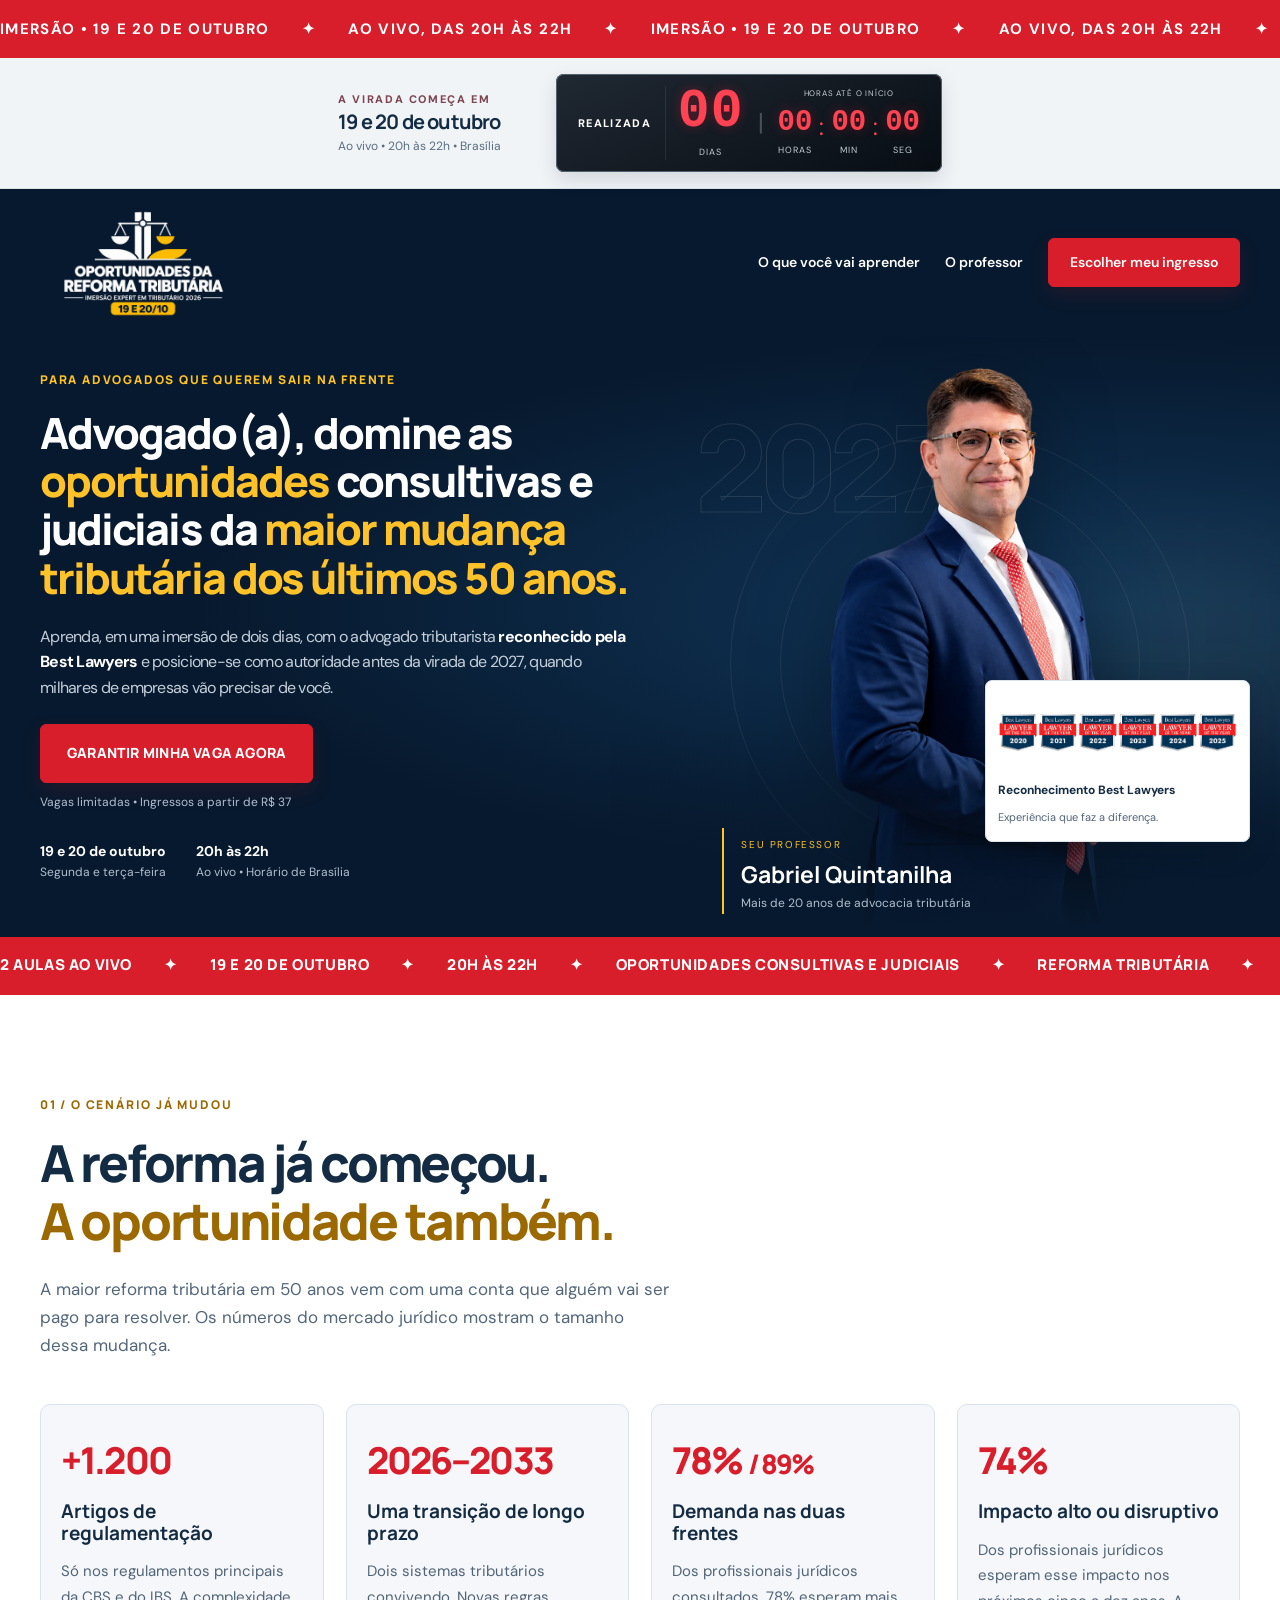
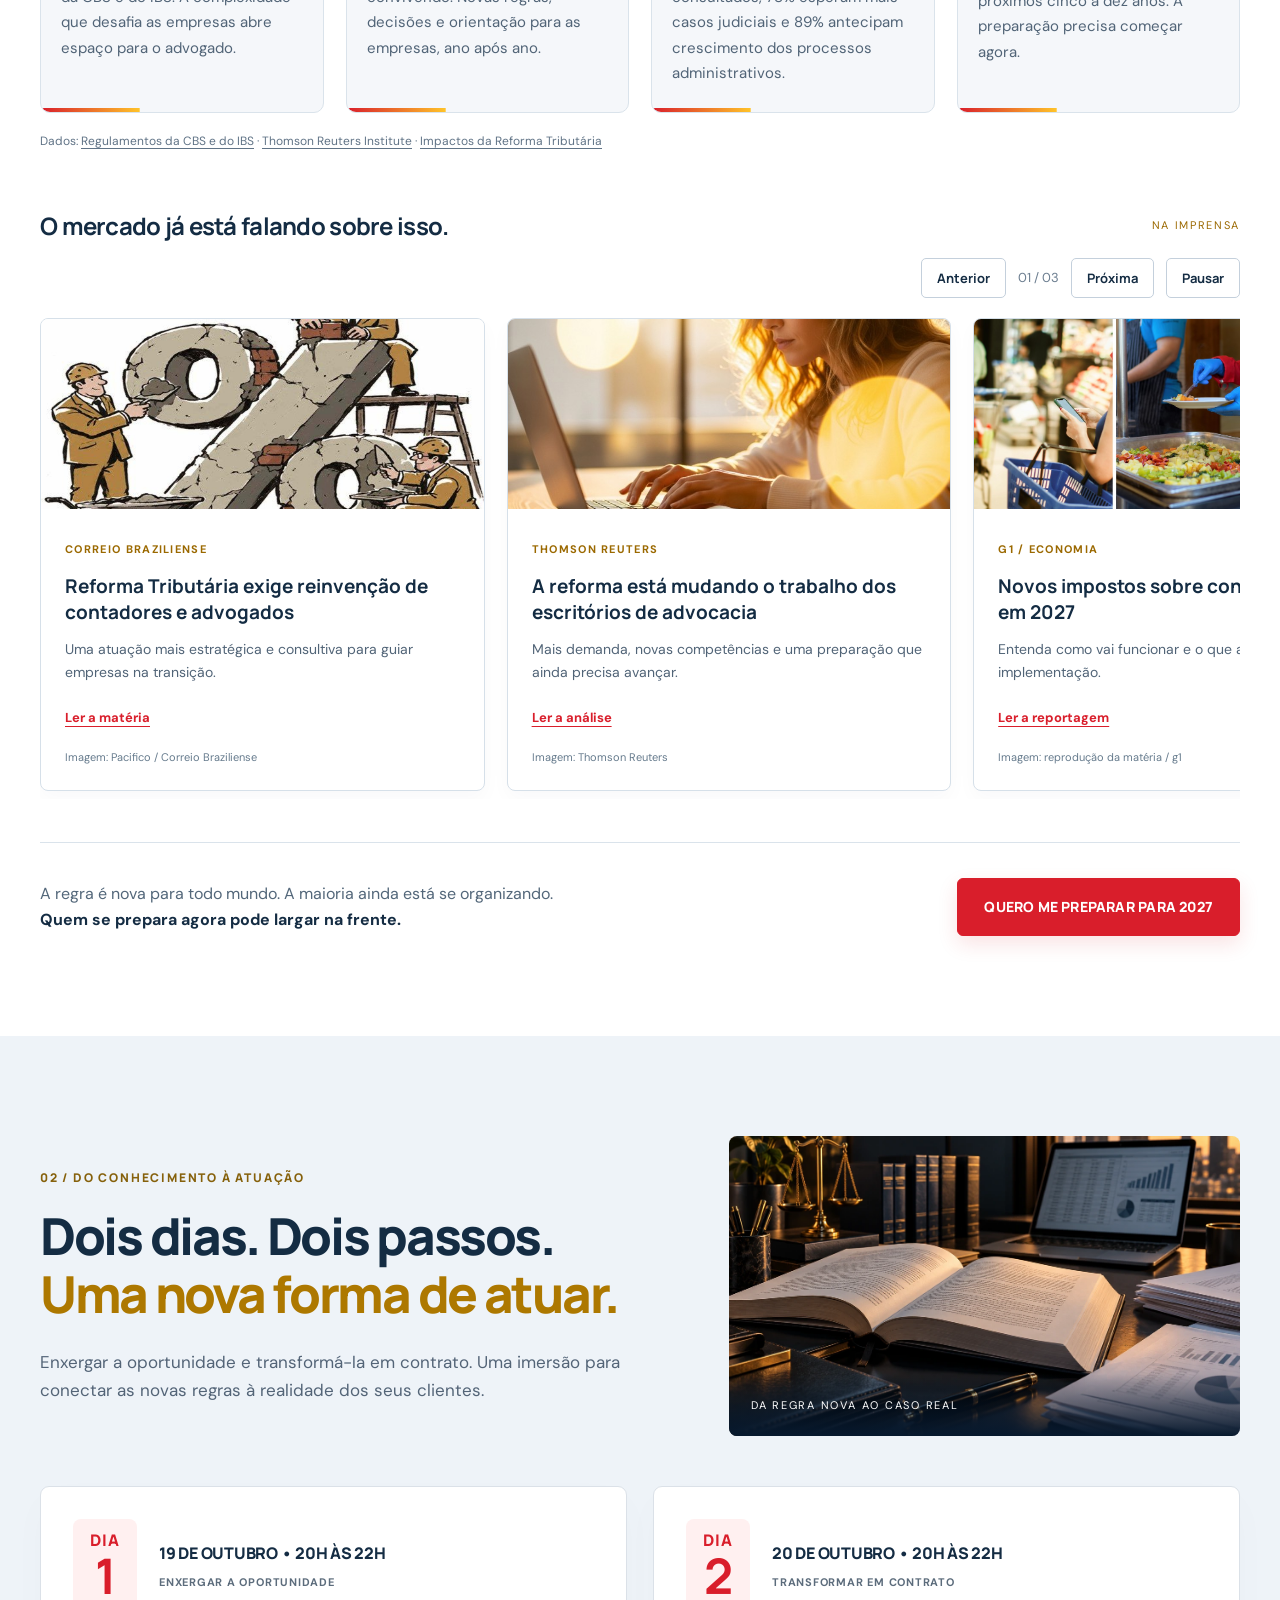
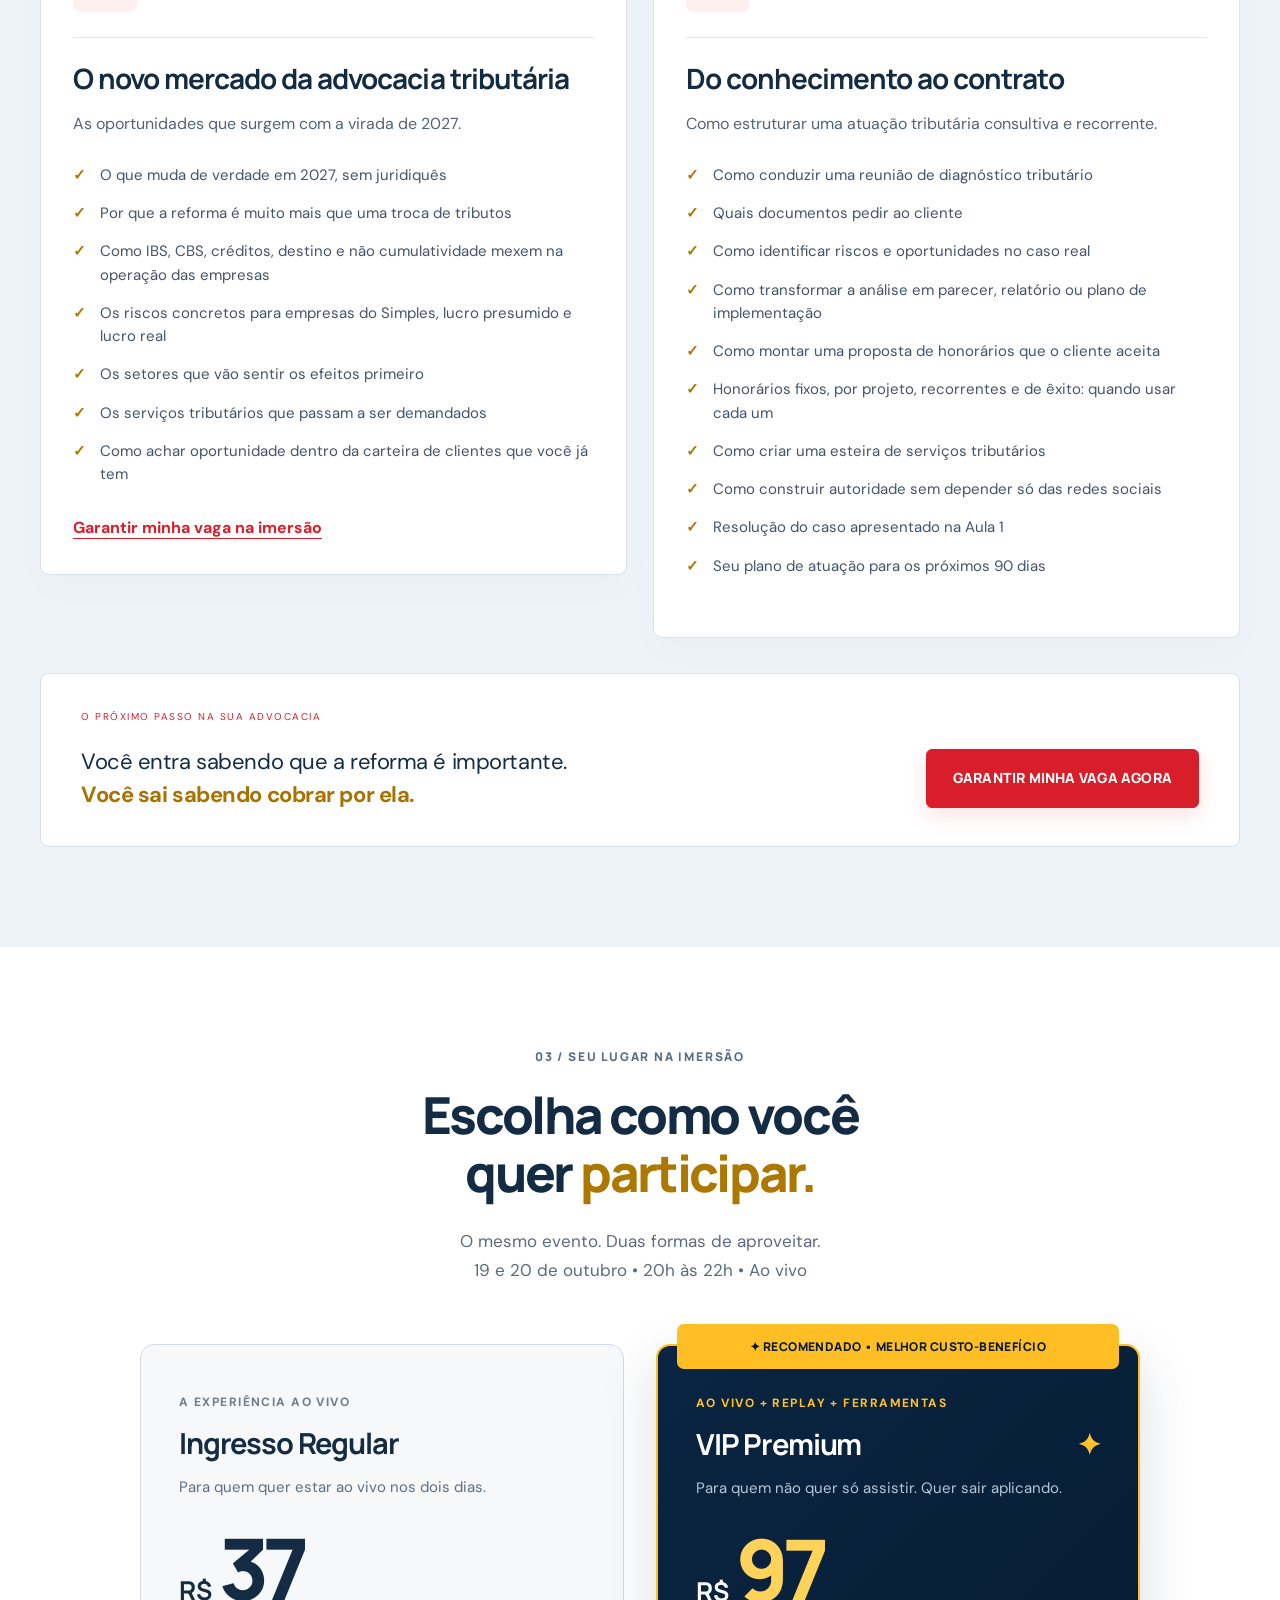
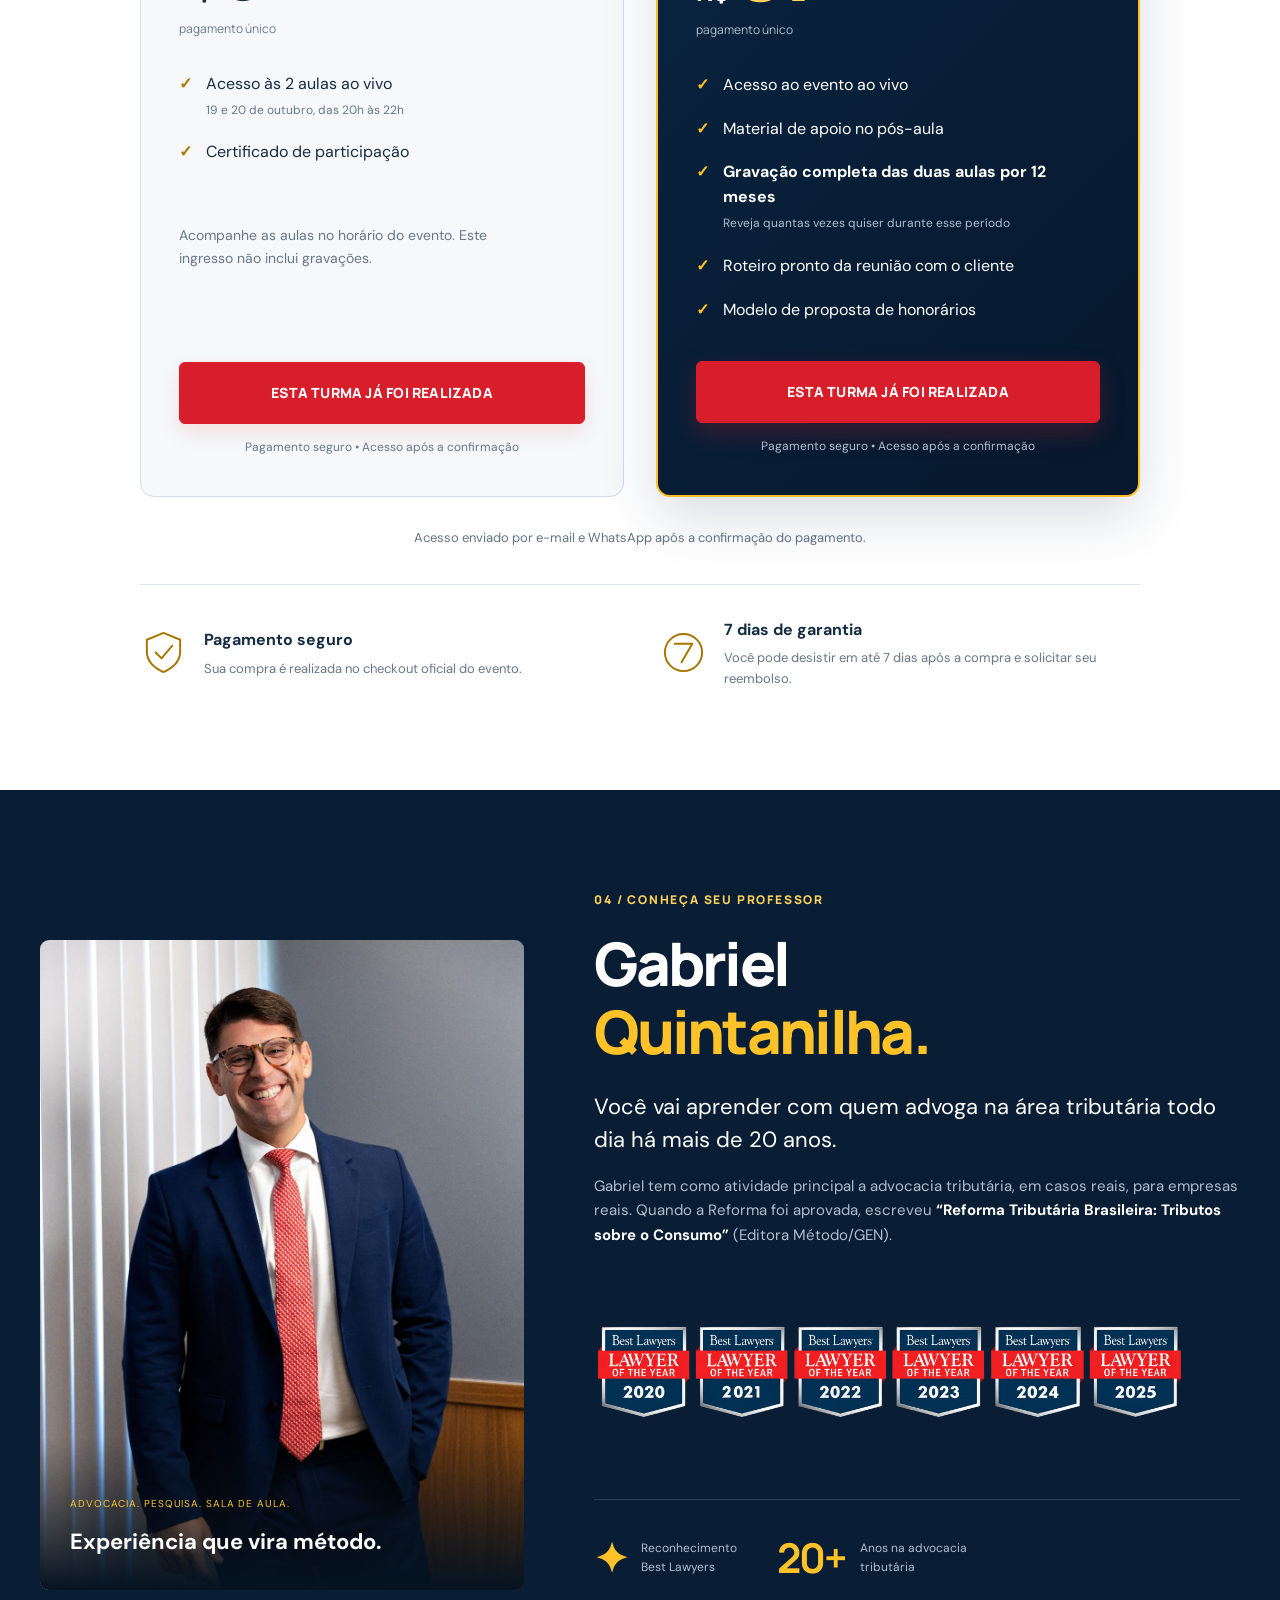
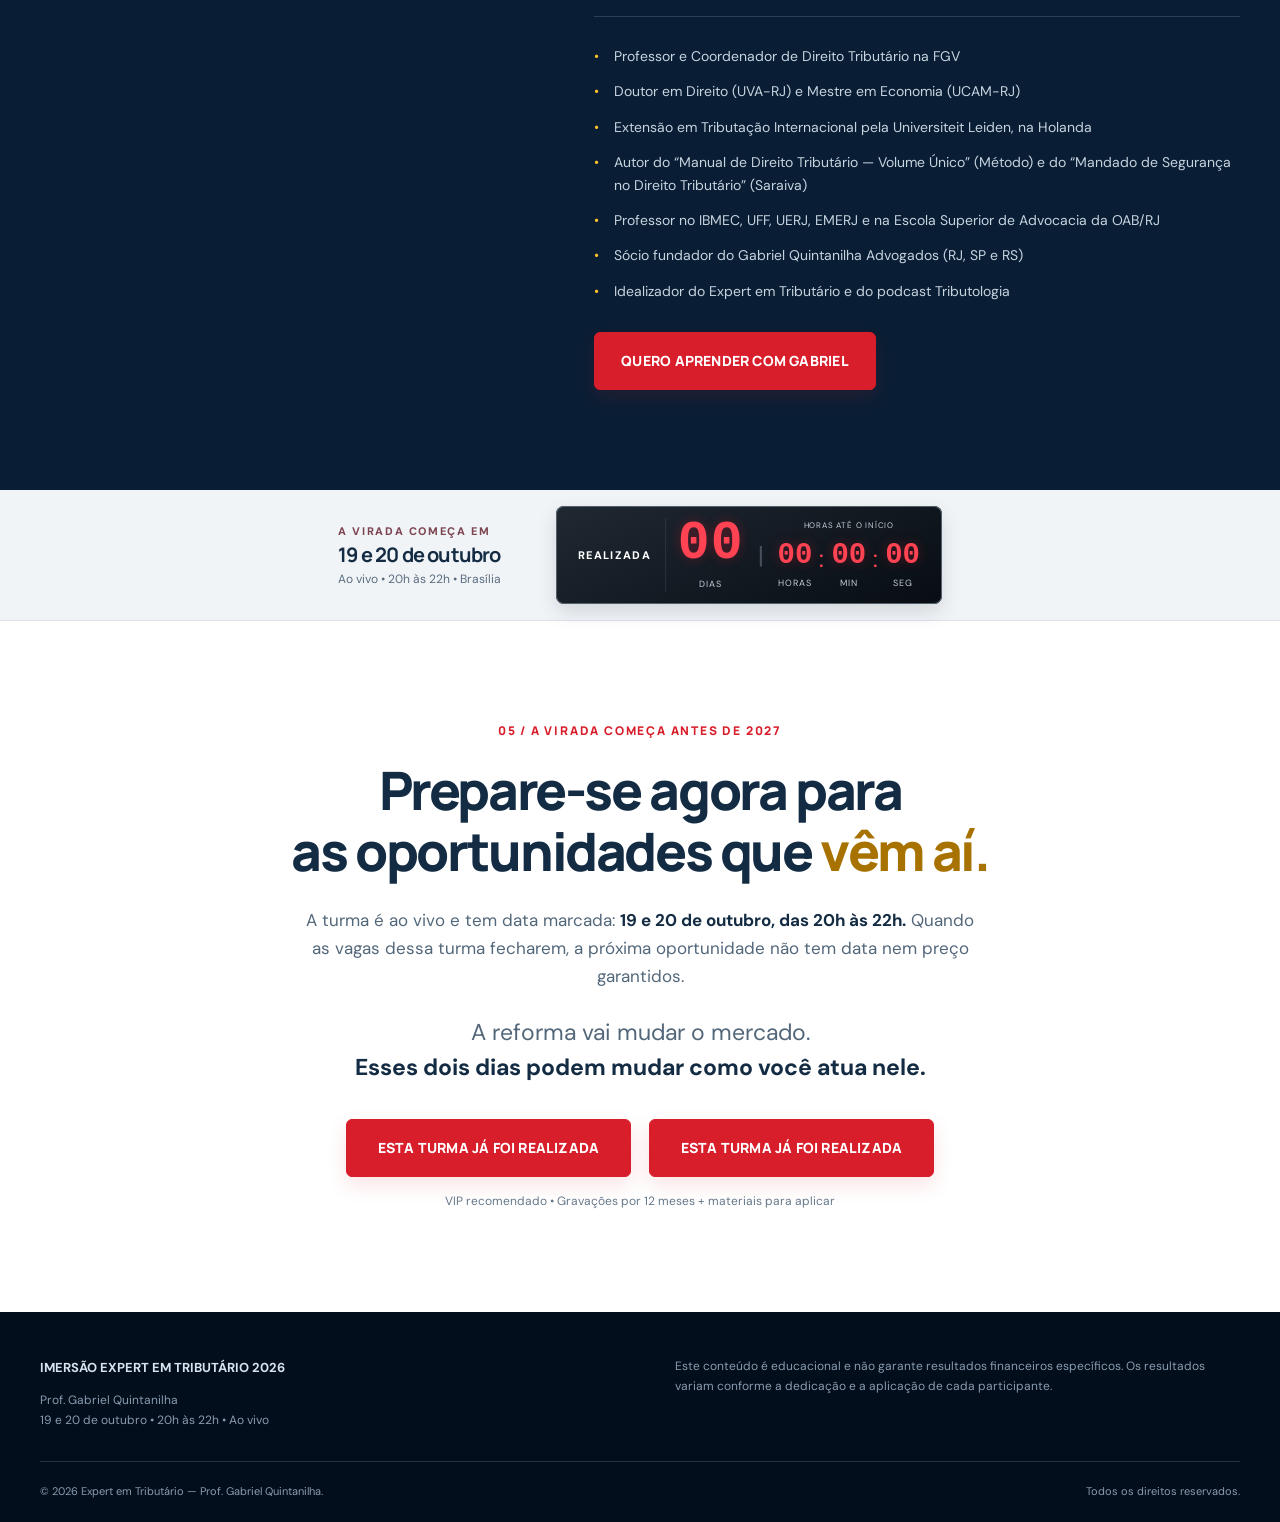
<file: index.html>
<!DOCTYPE html>
<html lang="pt-BR"><head><meta charset="utf-8"><meta name="viewport" content="width=device-width,initial-scale=1"><title>Imersão Expert em Tributário | 19 e 20 de outubro de 2026</title><meta name="description" content="Domine as oportunidades consultivas e judiciais da Reforma Tributária com Gabriel Quintanilha. 19 e 20 de outubro, 20h às 22h. Regular R$37 e VIP R$97."><link rel="icon" href="assets/favicon.svg" type="image/svg+xml"><link rel="preconnect" href="https://fonts.googleapis.com"><link rel="preconnect" href="https://fonts.gstatic.com" crossorigin><link href="https://fonts.googleapis.com/css2?family=DM+Sans:wght@400;500;600;700&family=Manrope:wght@400;500;600;700;800&display=swap" rel="stylesheet"><link rel="stylesheet" href="style.css"><link rel="stylesheet" href="revision.css"><script src="app.js" defer></script></head>
<body><a class="skip" href="#conteudo">Ir para o conteúdo</a>
<div class="top-ticker" aria-label="Imersão dias 19 e 20 de outubro"><div class="ticker-track"><span>IMERSÃO • 19 E 20 DE OUTUBRO <b>✦</b> AO VIVO, DAS 20H ÀS 22H <b>✦</b> IMERSÃO • 19 E 20 DE OUTUBRO <b>✦</b> AO VIVO, DAS 20H ÀS 22H <b>✦</b> </span><span aria-hidden="true">IMERSÃO • 19 E 20 DE OUTUBRO <b>✦</b> AO VIVO, DAS 20H ÀS 22H <b>✦</b> IMERSÃO • 19 E 20 DE OUTUBRO <b>✦</b> AO VIVO, DAS 20H ÀS 22H <b>✦</b> </span></div></div>
<div class="timer-bar"><div class="container timer-inner"><div class="timer-intro"><span>A VIRADA COMEÇA EM</span><b>19 e 20 de outubro</b><small>Ao vivo • 20h às 22h • Brasília</small></div><div class="digital-timer" role="timer" aria-label="Contagem regressiva para a imersão"><span class="timer-word">FALTAM</span><div class="flip-days"><strong data-days>18</strong><span>DIAS</span></div><span class="timer-colon" aria-hidden="true">|</span><div class="clock-wrap" aria-hidden="true"><small>HORAS ATÉ O INÍCIO</small><div class="clock-units"><div><b data-hours>00</b><span>HORAS</span></div><i>:</i><div><b data-minutes>00</b><span>MIN</span></div><i>:</i><div><b data-seconds>00</b><span>SEG</span></div></div></div></div></div></div><header class="header container"><a href="#" class="brand" aria-label="Imersão Expert em Tributário — início"><img src="assets/logo-dark.webp" alt="Oportunidades da Reforma Tributária — Imersão Expert em Tributário 2026 — 19 e 20/10" width="1536" height="1024"></a><nav aria-label="Navegação principal"><a href="#aprendizado">O que você vai aprender</a><a href="#professor">O professor</a><a class="nav-cta" href="#ingressos">Escolher meu ingresso</a></nav></header>
<main id="conteudo"><section class="hero"><div class="container hero-grid"><div class="hero-copy"><p class="eyebrow">PARA ADVOGADOS QUE QUEREM SAIR NA FRENTE</p><h1>Advogado(a), domine as <em>oportunidades</em> consultivas e judiciais da <em>maior mudança tributária dos últimos 50 anos.</em></h1><h2 class="hero-subtitle">Aprenda, em uma imersão de dois dias, com o advogado tributarista <strong>reconhecido pela Best Lawyers</strong> e posicione-se como autoridade antes da virada de 2027, quando milhares de empresas vão precisar de você.</h2><div class="hero-action"><a class="button gold" href="#ingressos">GARANTIR MINHA VAGA AGORA</a><span class="micro">Vagas limitadas • Ingressos a partir de R$ 37</span></div><div class="hero-meta"><span><b>19 e 20 de outubro</b>Segunda e terça-feira</span><span><b>20h às 22h</b>Ao vivo • Horário de Brasília</span></div></div><div class="hero-visual"><div class="orbit orbit-one"></div><div class="orbit orbit-two"></div><span class="hero-year" aria-hidden="true">2027</span><div class="portrait-glow"></div><img class="hero-photo" src="assets/gabriel-hero-final.webp" alt="Professor Gabriel Quintanilha" width="1024" height="1536" fetchpriority="high"><div class="credential"><img src="assets/awards-2020-2025.webp" alt="Emblemas Best Lawyers fornecidos, de 2020 a 2025"><div><b>Reconhecimento Best Lawyers</b><span>Experiência que faz a diferença.</span></div></div><div class="expert-caption"><span>SEU PROFESSOR</span><strong>Gabriel Quintanilha</strong><p>Mais de 20 anos de advocacia tributária</p></div></div></div></section>
<div class="benefit-ticker"><div class="ticker-track"><span>2 AULAS AO VIVO <b>✦</b> 19 E 20 DE OUTUBRO <b>✦</b> 20H ÀS 22H <b>✦</b> OPORTUNIDADES CONSULTIVAS E JUDICIAIS <b>✦</b> REFORMA TRIBUTÁRIA <b>✦</b> </span><span aria-hidden="true">2 AULAS AO VIVO <b>✦</b> 19 E 20 DE OUTUBRO <b>✦</b> 20H ÀS 22H <b>✦</b> OPORTUNIDADES CONSULTIVAS E JUDICIAIS <b>✦</b> REFORMA TRIBUTÁRIA <b>✦</b> </span></div></div>
<section class="section scenario" id="cenario"><div class="container"><div class="section-intro reveal"><p class="eyebrow">01 / O CENÁRIO JÁ MUDOU</p><h2>A reforma já começou.<br><span class="text-gold">A oportunidade também.</span></h2><p>A maior reforma tributária em 50 anos vem com uma conta que alguém vai ser pago para resolver. Os números do mercado jurídico mostram o tamanho dessa mudança.</p></div><div class="stats-grid"><article class="stat reveal"><strong>+1.200</strong><h3>Artigos de regulamentação</h3><p>Só nos regulamentos principais da CBS e do IBS. A complexidade que desafia as empresas abre espaço para o advogado.</p></article><article class="stat reveal"><strong>2026–2033</strong><h3>Uma transição de longo prazo</h3><p>Dois sistemas tributários convivendo. Novas regras, decisões e orientação para as empresas, ano após ano.</p></article><article class="stat reveal"><strong>78% <span>/ 89%</span></strong><h3>Demanda nas duas frentes</h3><p>Dos profissionais jurídicos consultados, 78% esperam mais casos judiciais e 89% antecipam crescimento dos processos administrativos.</p></article><article class="stat reveal"><strong>74%</strong><h3>Impacto alto ou disruptivo</h3><p>Dos profissionais jurídicos esperam esse impacto nos próximos cinco a dez anos. A preparação precisa começar agora.</p></article></div><p class="source-note">Dados: <a href="https://www.martinelli.adv.br/reforma-tributaria-comite-gestor-publica-regulamento-do-ibs/" target="_blank" rel="noopener">Regulamentos da CBS e do IBS</a> · <a href="https://www.thomsonreuters.com.br/pt/juridico/blog/reforma-tributaria-2026.html" target="_blank" rel="noopener">Thomson Reuters Institute</a> · <a href="https://www.thomsonreuters.com.br/pt/juridico/blog/riscos-reforma-tributaria.html" target="_blank" rel="noopener">Impactos da Reforma Tributária</a></p>
<div class="news-heading reveal"><h3>O mercado já está falando sobre isso.</h3><span>NA IMPRENSA</span></div><div class="news-carousel" aria-label="Notícias sobre a Reforma Tributária"><div class="carousel-controls"><button type="button" data-carousel="prev" aria-label="Ver notícia anterior">Anterior</button><span data-slide-label>01 / 03</span><button type="button" data-carousel="next" aria-label="Ver próxima notícia">Próxima</button><button type="button" data-carousel="pause" aria-label="Pausar avanço automático">Pausar</button></div><div class="news-grid"><a class="news-card reveal" href="https://www.correiobraziliense.com.br/euestudante/trabalho-e-formacao/2026/09/7505875-reforma-tributaria-exige-reinvencao-de-contadores-e-advogados.html" target="_blank" rel="noopener"><div class="news-image"><img src="assets/correio.jpg" alt="Imagem da matéria sobre a reinvenção de contadores e advogados" loading="lazy" width="675" height="450"></div><div class="news-body"><span class="publication">CORREIO BRAZILIENSE</span><h4>Reforma Tributária exige reinvenção de contadores e advogados</h4><p>Uma atuação mais estratégica e consultiva para guiar empresas na transição.</p><span class="read-link">Ler a matéria</span><small>Imagem: Pacifico / Correio Braziliense</small></div></a><a class="news-card reveal" href="https://www.thomsonreuters.com.br/pt/juridico/blog/reforma-tributaria-2026.html" target="_blank" rel="noopener"><div class="news-image"><img src="assets/reuters.jpg" alt="Imagem editorial da Thomson Reuters sobre reforma e mercado jurídico" loading="lazy" width="768" height="432"></div><div class="news-body"><span class="publication">THOMSON REUTERS</span><h4>A reforma está mudando o trabalho dos escritórios de advocacia</h4><p>Mais demanda, novas competências e uma preparação que ainda precisa avançar.</p><span class="read-link">Ler a análise</span><small>Imagem: Thomson Reuters</small></div></a><a class="news-card reveal" href="https://g1.globo.com/economia/noticia/2026/08/08/reforma-tributaria-cobranca-de-novos-impostos-sobre-consumo-comeca-em-2027-veja-como-vai-funcionar-e-o-que-falta-definir.ghtml" target="_blank" rel="noopener"><div class="news-image"><img src="assets/g1.jpg" alt="Imagem da reportagem do g1 sobre a implementação dos novos impostos" loading="lazy" width="1280" height="720"></div><div class="news-body"><span class="publication">G1 / ECONOMIA</span><h4>Novos impostos sobre consumo começam em 2027</h4><p>Entenda como vai funcionar e o que ainda falta definir na implementação.</p><span class="read-link">Ler a reportagem</span><small>Imagem: reprodução da matéria / g1</small></div></a></div></div><div class="scenario-close reveal"><p>A regra é nova para todo mundo. A maioria ainda está se organizando.<br><strong>Quem se prepara agora pode largar na frente.</strong></p><a class="button gold" href="#ingressos">QUERO ME PREPARAR PARA 2027</a></div></div></section>
<section class="section learning" id="aprendizado"><div class="container"><div class="learning-heading reveal"><div><p class="eyebrow">02 / DO CONHECIMENTO À ATUAÇÃO</p><h2>Dois dias. Dois passos.<br><em>Uma nova forma de atuar.</em></h2><p>Enxergar a oportunidade e transformá-la em contrato. Uma imersão para conectar as novas regras à realidade dos seus clientes.</p></div><div class="learning-art"><img src="assets/aprendizado.webp" alt="Livros, documentos e planejamento de uma atuação jurídica consultiva" width="1536" height="1024" loading="lazy"><span>DA REGRA NOVA AO CASO REAL</span></div></div><div class="lesson-grid"><article class="lesson reveal"><div class="lesson-top"><span class="lesson-number">DIA <b>1</b></span><div><span class="eyebrow">19 DE OUTUBRO • 20H ÀS 22H</span><p>ENXERGAR A OPORTUNIDADE</p></div></div><h3>O novo mercado da advocacia tributária</h3><p class="lesson-lead">As oportunidades que surgem com a virada de 2027.</p><ul class="check-list"><li>O que muda de verdade em 2027, sem juridiquês</li><li>Por que a reforma é muito mais que uma troca de tributos</li><li>Como IBS, CBS, créditos, destino e não cumulatividade mexem na operação das empresas</li><li>Os riscos concretos para empresas do Simples, lucro presumido e lucro real</li><li>Os setores que vão sentir os efeitos primeiro</li><li>Os serviços tributários que passam a ser demandados</li><li>Como achar oportunidade dentro da carteira de clientes que você já tem</li></ul><a class="text-cta" href="#ingressos">Garantir minha vaga na imersão</a></article><article class="lesson reveal"><div class="lesson-top"><span class="lesson-number">DIA <b>2</b></span><div><span class="eyebrow">20 DE OUTUBRO • 20H ÀS 22H</span><p>TRANSFORMAR EM CONTRATO</p></div></div><h3>Do conhecimento ao contrato</h3><p class="lesson-lead">Como estruturar uma atuação tributária consultiva e recorrente.</p><ul class="check-list"><li>Como conduzir uma reunião de diagnóstico tributário</li><li>Quais documentos pedir ao cliente</li><li>Como identificar riscos e oportunidades no caso real</li><li>Como transformar a análise em parecer, relatório ou plano de implementação</li><li>Como montar uma proposta de honorários que o cliente aceita</li><li>Honorários fixos, por projeto, recorrentes e de êxito: quando usar cada um</li><li>Como criar uma esteira de serviços tributários</li><li>Como construir autoridade sem depender só das redes sociais</li><li>Resolução do caso apresentado na Aula 1</li><li>Seu plano de atuação para os próximos 90 dias</li></ul></article></div><div class="learning-close reveal"><span>O PRÓXIMO PASSO NA SUA ADVOCACIA</span><p>Você entra sabendo que a reforma é importante.<br><strong>Você sai sabendo cobrar por ela.</strong></p><a class="button gold" href="#ingressos">GARANTIR MINHA VAGA AGORA</a></div></div></section>
<section class="section offer" id="ingressos"><div class="container"><div class="section-intro centered reveal"><p class="eyebrow">03 / SEU LUGAR NA IMERSÃO</p><h2>Escolha como você<br>quer <em>participar.</em></h2><p>O mesmo evento. Duas formas de aproveitar.<br>19 e 20 de outubro • 20h às 22h • Ao vivo</p></div><div class="offer-grid"><article class="ticket regular reveal"><p class="ticket-kicker">A EXPERIÊNCIA AO VIVO</p><h3>Ingresso Regular</h3><p>Para quem quer estar ao vivo nos dois dias.</p><div class="price"><span>R$</span><strong>37</strong><small>pagamento único</small></div><ul class="check-list"><li>Acesso às 2 aulas ao vivo<br><small>19 e 20 de outubro, das 20h às 22h</small></li><li>Certificado de participação</li></ul><p class="ticket-note">Acompanhe as aulas no horário do evento. Este ingresso não inclui gravações.</p><a class="button outline" href="https://checkout.expertemtributario.com.br/pay/imersao-expert-em-tributario-sem-gravacao">GARANTIR MEU INGRESSO POR R$ 37</a><p class="secure-line">Pagamento seguro • Acesso após a confirmação</p></article><article class="ticket vip reveal"><div class="recommended">✦ RECOMENDADO • MELHOR CUSTO-BENEFÍCIO</div><p class="ticket-kicker">AO VIVO + REPLAY + FERRAMENTAS</p><h3>VIP Premium <span>✦</span></h3><p>Para quem não quer só assistir. Quer sair aplicando.</p><div class="price"><span>R$</span><strong>97</strong><small>pagamento único</small></div><ul class="check-list"><li>Acesso ao evento ao vivo</li><li>Material de apoio no pós-aula</li><li><strong>Gravação completa das duas aulas por 12 meses</strong><br><small>Reveja quantas vezes quiser durante esse período</small></li><li>Roteiro pronto da reunião com o cliente</li><li>Modelo de proposta de honorários</li></ul><a class="button gold" href="https://checkout.expertemtributario.com.br/pay/imersao-expert-em-tributario-com-gravacao">QUERO O VIP PREMIUM POR R$ 97</a><p class="secure-line">Pagamento seguro • Acesso após a confirmação</p></article></div><p class="delivery">Acesso enviado por e-mail e WhatsApp após a confirmação do pagamento.</p><div class="trust-grid reveal"><div><svg aria-hidden="true" viewBox="0 0 48 48"><path d="M24 4 41 11v12c0 10-8 17-17 21C15 40 7 33 7 23V11Z"/><path d="m16 24 6 6 11-13"/></svg><div><strong>Pagamento seguro</strong><p>Sua compra é realizada no checkout oficial do evento.</p></div></div><div><svg aria-hidden="true" viewBox="0 0 48 48"><circle cx="24" cy="24" r="19"/><path d="M15 15h18L22 34"/></svg><div><strong>7 dias de garantia</strong><p>Você pode desistir em até 7 dias após a compra e solicitar seu reembolso.</p></div></div></div></div></section>
<section class="section professor" id="professor"><div class="container professor-grid"><div class="professor-photo reveal"><img src="assets/gabriel-professor.jpeg" alt="Gabriel Quintanilha sorrindo, seu professor na imersão" loading="lazy" width="1066" height="1600"><div class="photo-caption"><span>ADVOCACIA. PESQUISA. SALA DE AULA.</span><strong>Experiência que vira método.</strong></div></div><div class="professor-copy reveal"><p class="eyebrow">04 / CONHEÇA SEU PROFESSOR</p><h2>Gabriel<br><em>Quintanilha.</em></h2><p class="professor-lead">Você vai aprender com quem advoga na área tributária todo dia há mais de 20 anos.</p><p>Gabriel tem como atividade principal a advocacia tributária, em casos reais, para empresas reais. Quando a Reforma foi aprovada, escreveu <strong>“Reforma Tributária Brasileira: Tributos sobre o Consumo”</strong> (Editora Método/GEN).</p><img class="teacher-awards" src="assets/awards-2020-2025.webp" alt="Emblemas Best Lawyers enviados: 2020 a 2025" loading="lazy"><div class="teacher-facts"><div><b>✦</b><span>Reconhecimento<br>Best Lawyers</span></div><div><b>20+</b><span>Anos na advocacia<br>tributária</span></div></div><ul class="credentials-list"><li>Professor e Coordenador de Direito Tributário na FGV</li><li>Doutor em Direito (UVA-RJ) e Mestre em Economia (UCAM-RJ)</li><li>Extensão em Tributação Internacional pela Universiteit Leiden, na Holanda</li><li>Autor do “Manual de Direito Tributário — Volume Único” (Método) e do “Mandado de Segurança no Direito Tributário” (Saraiva)</li><li>Professor no IBMEC, UFF, UERJ, EMERJ e na Escola Superior de Advocacia da OAB/RJ</li><li>Sócio fundador do Gabriel Quintanilha Advogados (RJ, SP e RS)</li><li>Idealizador do Expert em Tributário e do podcast Tributologia</li></ul><a class="button gold" href="#ingressos">QUERO APRENDER COM GABRIEL</a></div></div></section>
<div class="timer-bar"><div class="container timer-inner"><div class="timer-intro"><span>A VIRADA COMEÇA EM</span><b>19 e 20 de outubro</b><small>Ao vivo • 20h às 22h • Brasília</small></div><div class="digital-timer" role="timer" aria-label="Contagem regressiva para a imersão"><span class="timer-word">FALTAM</span><div class="flip-days"><strong data-days>18</strong><span>DIAS</span></div><span class="timer-colon" aria-hidden="true">|</span><div class="clock-wrap" aria-hidden="true"><small>HORAS ATÉ O INÍCIO</small><div class="clock-units"><div><b data-hours>00</b><span>HORAS</span></div><i>:</i><div><b data-minutes>00</b><span>MIN</span></div><i>:</i><div><b data-seconds>00</b><span>SEG</span></div></div></div></div></div></div><section class="section final-section"><div class="container centered reveal"><p class="eyebrow">05 / A VIRADA COMEÇA ANTES DE 2027</p><h2>Prepare-se agora para<br>as oportunidades que <em>vêm aí.</em></h2><p>A turma é ao vivo e tem data marcada: <strong>19 e 20 de outubro, das 20h às 22h.</strong> Quando as vagas dessa turma fecharem, a próxima oportunidade não tem data nem preço garantidos.</p><p class="final-statement">A reforma vai mudar o mercado.<br><strong>Esses dois dias podem mudar como você atua nele.</strong></p><div class="final-ctas"><a class="button outline" href="https://checkout.expertemtributario.com.br/pay/imersao-expert-em-tributario-sem-gravacao">INGRESSO REGULAR • R$ 37</a><a class="button gold" href="https://checkout.expertemtributario.com.br/pay/imersao-expert-em-tributario-com-gravacao">VIP PREMIUM • R$ 97</a></div><p class="micro">VIP recomendado • Gravações por 12 meses + materiais para aplicar</p></div></section></main>
<footer><div class="container footer-main"><div><strong>IMERSÃO EXPERT EM TRIBUTÁRIO 2026</strong><p>Prof. Gabriel Quintanilha<br>19 e 20 de outubro • 20h às 22h • Ao vivo</p></div><p>Este conteúdo é educacional e não garante resultados financeiros específicos. Os resultados variam conforme a dedicação e a aplicação de cada participante.</p></div><div class="container footer-bottom"><span>© 2026 Expert em Tributário — Prof. Gabriel Quintanilha.</span><span>Todos os direitos reservados.</span></div></footer><div class="mobile-cta"><span>19 + 20 OUT <b>A partir de R$ 37</b></span><a href="#ingressos" class="button gold">ESCOLHER INGRESSO</a></div></body></html>
</file>
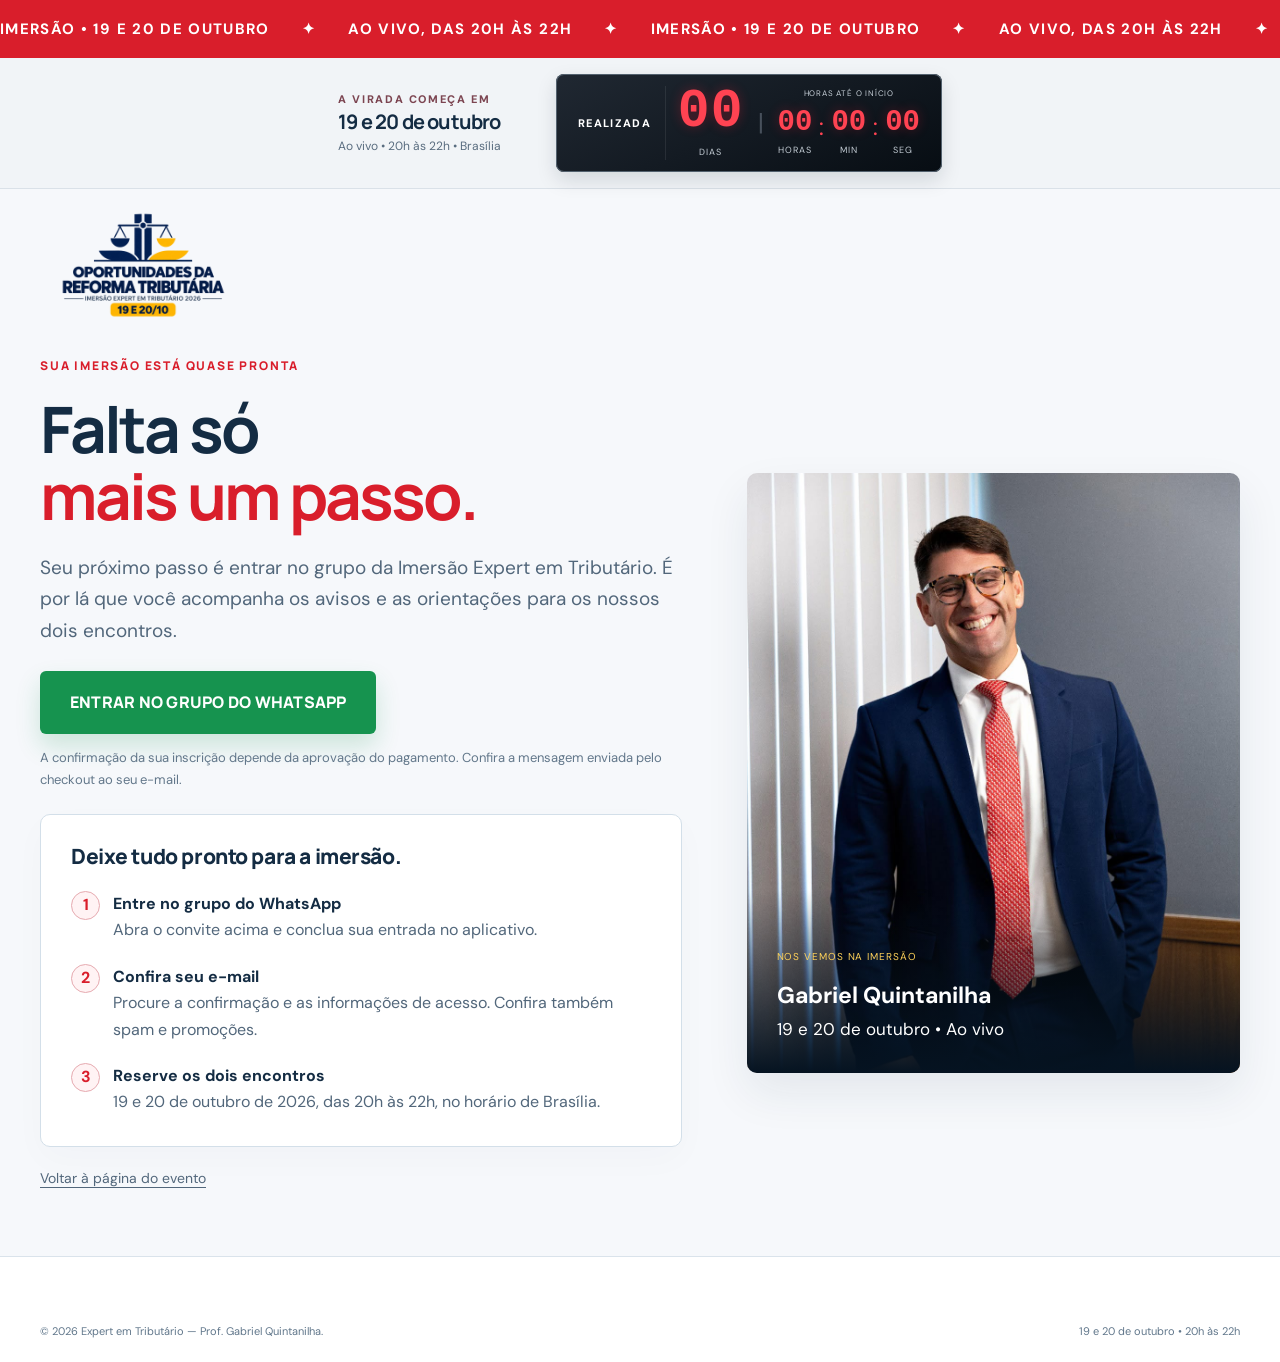
<file: obrigado/index.html>
<!DOCTYPE html><html lang="pt-BR"><head><meta charset="utf-8"><meta name="viewport" content="width=device-width,initial-scale=1"><title>Próximo passo | Imersão Expert em Tributário</title><meta name="robots" content="noindex,nofollow"><meta name="description" content="Entre no grupo da Imersão Expert em Tributário e acompanhe os próximos passos para os dias 19 e 20 de outubro."><link rel="icon" href="../assets/favicon.svg" type="image/svg+xml"><link rel="preconnect" href="https://fonts.googleapis.com"><link rel="preconnect" href="https://fonts.gstatic.com" crossorigin><link href="https://fonts.googleapis.com/css2?family=DM+Sans:wght@400;500;600;700&family=Manrope:wght@400;500;600;700;800&display=swap" rel="stylesheet"><link rel="stylesheet" href="../style.css"><link rel="stylesheet" href="../revision.css"><script src="../app.js" defer></script></head><body class="thank-body"><div class="top-ticker" aria-label="Imersão dias 19 e 20 de outubro"><div class="ticker-track"><span>IMERSÃO • 19 E 20 DE OUTUBRO <b>✦</b> AO VIVO, DAS 20H ÀS 22H <b>✦</b> IMERSÃO • 19 E 20 DE OUTUBRO <b>✦</b> AO VIVO, DAS 20H ÀS 22H <b>✦</b> </span><span aria-hidden="true">IMERSÃO • 19 E 20 DE OUTUBRO <b>✦</b> AO VIVO, DAS 20H ÀS 22H <b>✦</b> IMERSÃO • 19 E 20 DE OUTUBRO <b>✦</b> AO VIVO, DAS 20H ÀS 22H <b>✦</b> </span></div></div>
<div class="timer-bar"><div class="container timer-inner"><div class="timer-intro"><span>A VIRADA COMEÇA EM</span><b>19 e 20 de outubro</b><small>Ao vivo • 20h às 22h • Brasília</small></div><div class="digital-timer" role="timer" aria-label="Contagem regressiva para a imersão"><span class="timer-word">FALTAM</span><div class="flip-days"><strong data-days>18</strong><span>DIAS</span></div><span class="timer-colon" aria-hidden="true">|</span><div class="clock-wrap" aria-hidden="true"><small>HORAS ATÉ O INÍCIO</small><div class="clock-units"><div><b data-hours>00</b><span>HORAS</span></div><i>:</i><div><b data-minutes>00</b><span>MIN</span></div><i>:</i><div><b data-seconds>00</b><span>SEG</span></div></div></div></div></div></div><header class="container thanks-header"><a class="brand" href="../" aria-label="Voltar à página da imersão"><img src="../assets/logo-light.webp" alt="Imersão Expert em Tributário — 19 e 20/10" width="1536" height="1024"></a></header><main class="container thanks-grid"><div><p class="eyebrow">SUA IMERSÃO ESTÁ QUASE PRONTA</p><h1>Falta só<br><em>mais um passo.</em></h1><p class="lead">Seu próximo passo é entrar no grupo da Imersão Expert em Tributário. É por lá que você acompanha os avisos e as orientações para os nossos dois encontros.</p><a class="button whatsapp-cta" href="https://chat.whatsapp.com/B5qpWUpnCx55OySfx8vMtR" target="_blank" rel="noopener">ENTRAR NO GRUPO DO WHATSAPP</a><p class="thanks-warning">A confirmação da sua inscrição depende da aprovação do pagamento. Confira a mensagem enviada pelo checkout ao seu e-mail.</p><div class="thanks-card"><h2>Deixe tudo pronto para a imersão.</h2><ol class="thanks-steps"><li><strong>Entre no grupo do WhatsApp</strong>Abra o convite acima e conclua sua entrada no aplicativo.</li><li><strong>Confira seu e-mail</strong>Procure a confirmação e as informações de acesso. Confira também spam e promoções.</li><li><strong>Reserve os dois encontros</strong>19 e 20 de outubro de 2026, das 20h às 22h, no horário de Brasília.</li></ol></div><a class="back-link" href="../">Voltar à página do evento</a></div><div class="thanks-photo"><img src="../assets/gabriel-professor.jpeg" alt="Gabriel Quintanilha, professor da imersão" width="1066" height="1600"><div class="photo-caption"><span>NOS VEMOS NA IMERSÃO</span><strong>Gabriel Quintanilha</strong><p>19 e 20 de outubro • Ao vivo</p></div></div></main><footer><div class="container footer-bottom"><span>© 2026 Expert em Tributário — Prof. Gabriel Quintanilha.</span><span>19 e 20 de outubro • 20h às 22h</span></div></footer></body></html>
</file>
<file: style.css>
:root{--navy:#07192e;--deep:#051321;--blue:#0c2b4c;--gold:#ffc329;--muted:#b0bfd0;--ink:#10273d;--line:rgba(255,255,255,.14)}*{box-sizing:border-box}html{scroll-behavior:smooth;scroll-padding-top:25px}body{margin:0;background:var(--navy);color:white;font-family:'DM Sans',sans-serif;font-size:17px;line-height:1.65}h1,h2,h3,h4,.button,.eyebrow,.price,.hero-year{font-family:Manrope,sans-serif}h1,h2,h3,h4,p{margin:0}h1,h2,h3,h4{line-height:1.14}a{color:inherit}img{max-width:100%;display:block}a:focus-visible,button:focus-visible{outline:3px solid #ffc329;outline-offset:5px}.container{width:min(1220px,calc(100% - 80px));margin:auto}.skip{position:absolute;top:-100px;z-index:100;padding:12px;background:var(--gold);color:var(--navy)}.skip:focus{top:10px}.top-ticker{height:38px;background:#030f1e;overflow:hidden;border-bottom:1px solid var(--line);font-size:13px;font-weight:700;letter-spacing:.09em;display:flex;align-items:center}.ticker-track{display:flex;width:max-content;animation:marquee 45s linear infinite}.ticker-track span{white-space:nowrap}.ticker-track b{margin:0 32px;color:var(--gold)}.top-ticker:hover .ticker-track,.benefit-ticker:hover .ticker-track{animation-play-state:paused}@keyframes marquee{to{transform:translateX(-50%)}}.header{display:flex;align-items:center;justify-content:space-between;padding:23px 0;gap:30px}.brand{display:block;width:205px;border-radius:5px;overflow:hidden;background:white}.brand img{width:100%;height:114px;object-fit:cover}.header nav{display:flex;align-items:center;gap:30px;font-size:14px;font-weight:600}.header nav a{text-decoration:none}.header nav a:hover{color:var(--gold)}.nav-cta{padding:12px 21px;border:1px solid var(--gold);border-radius:6px;color:var(--gold)}.hero{overflow:hidden;background:radial-gradient(ellipse at 85% 45%,#11375b 0,transparent 58%),var(--navy)}.hero-grid{display:grid;grid-template-columns:1.15fr 1fr;gap:26px;align-items:center}.hero-copy{position:relative;z-index:2;padding:14px 0 55px}.countdown{display:flex;gap:10px;align-items:center}.small-count{display:inline-flex;background:rgba(255,255,255,.06);border:1px solid var(--line);border-radius:7px;padding:8px 12px;font-size:14px;margin-bottom:25px}.countdown strong{color:var(--gold);font-size:23px;font-family:Manrope,sans-serif}.clock-icon{font-size:23px;color:var(--gold)}.live-label{font-size:12px;border-left:1px solid var(--line);padding-left:11px;color:var(--muted)}.eyebrow{font-size:12px;font-weight:800;letter-spacing:.15em;color:var(--gold);margin-bottom:19px}.hero h1{font-size:clamp(32px,3.4vw,48px);font-weight:800;letter-spacing:-.045em;line-height:1.12;max-width:690px}em{font-style:normal;color:var(--gold)}.hero-subtitle{font-family:'DM Sans',sans-serif;font-weight:400;font-size:17px;line-height:1.65;color:#c4cfdb;margin-top:24px;max-width:590px}.hero-subtitle strong{color:white}.hero-action{margin-top:28px;display:flex;flex-direction:column;align-items:flex-start;gap:10px}.button{display:inline-flex;align-items:center;justify-content:center;text-decoration:none;padding:18px 26px;min-height:56px;border-radius:6px;font-size:14px;font-weight:800;letter-spacing:.015em;transition:transform .2s,box-shadow .2s,background .2s;text-align:center;line-height:1.45}.button:hover{transform:translateY(-3px)}.gold{background:var(--gold);color:#07192e;box-shadow:0 8px 30px #ffc32917}.gold:hover{background:#ffd45d;box-shadow:0 9px 34px #ffc32935}.outline{border:1px solid #718298;color:white}.outline:hover{border-color:var(--gold);background:#ffc3290c}.micro{font-size:12px;color:var(--muted)}.hero-meta{display:flex;gap:30px;margin-top:27px;font-size:12px;color:var(--muted)}.hero-meta span{display:flex;flex-direction:column}.hero-meta b{font-size:14px;color:white}.hero-visual{position:relative;align-self:stretch;min-height:680px;display:flex;align-items:flex-end;justify-content:center}.hero-photo{width:100%;height:690px;object-fit:contain;object-position:center bottom;position:absolute;bottom:0;z-index:1;filter:drop-shadow(0 20px 40px #0005)}.hero-visual:after{content:'';position:absolute;inset:65% -100px 0;z-index:2;background:linear-gradient(transparent,var(--navy) 97%);pointer-events:none}.hero-year{position:absolute;top:46px;left:-15px;font-size:133px;font-weight:800;color:transparent;-webkit-text-stroke:1px #ffffff1b;letter-spacing:-.08em}.orbit{position:absolute;border:1px solid #ffffff12;border-radius:50%;width:540px;height:540px;top:96px;left:0}.orbit-two{width:440px;height:440px;top:146px;left:50px}.portrait-glow{position:absolute;width:220px;height:220px;background:#ffc3290d;filter:blur(60px);top:210px;right:-70px}.credential{position:absolute;z-index:4;right:-10px;top:160px;background:#0b223bdc;border:1px solid #d0ac535c;padding:17px 19px;display:flex;align-items:center;gap:12px;border-radius:7px;backdrop-filter:blur(12px);animation:float 6s ease-in-out infinite}.credential b{display:block;font-size:14px}.credential span:not(.award-icon){font-size:11px;color:var(--muted)}.credential small{display:block;font-size:11px;color:var(--gold)}.award-icon{font-size:35px;color:var(--gold)}@keyframes float{50%{transform:translateY(-8px)}}.expert-caption{position:absolute;z-index:4;bottom:32px;left:30px;padding-left:17px;border-left:2px solid var(--gold)}.expert-caption span{font-size:10px;color:var(--gold);letter-spacing:.16em}.expert-caption strong{display:block;font-size:23px;font-family:Manrope,sans-serif}.expert-caption p{font-size:12px;color:var(--muted)}.benefit-ticker{overflow:hidden;background:var(--gold);color:var(--navy);font-family:Manrope,sans-serif;font-size:13px;font-weight:800;padding:19px 0;letter-spacing:.04em}.benefit-ticker b{color:#9e7000}.section{padding:100px 0}.section-intro{max-width:750px;margin-bottom:45px}h2{font-size:clamp(32px,4vw,51px);font-weight:800;letter-spacing:-.045em}.section-intro>p:not(.eyebrow){color:var(--muted);margin-top:25px;max-width:630px}.text-gold{color:var(--gold)}.scenario{background:var(--deep)}.stats-grid{display:grid;grid-template-columns:repeat(3,1fr);gap:22px}.stat{border-top:1px solid #62718b;padding:29px 24px 27px;background:linear-gradient(#0c2239,#07192e);border-radius:0 0 6px 6px}.stat>strong{display:block;color:var(--gold);font-size:43px;font-weight:800;font-family:Manrope,sans-serif;letter-spacing:-.05em}.stat>strong span{font-size:32px}.stat h3{font-size:19px;margin:10px 0 15px}.stat p{font-size:15px;line-height:1.7;color:var(--muted)}.source-note{font-size:12px;color:#a5b5c7;margin:19px 0 60px}.source-note a{text-underline-offset:3px}.news-heading{display:flex;justify-content:space-between;align-items:center;margin-bottom:25px;gap:20px}.news-heading h3{font-size:24px;letter-spacing:-.03em}.news-heading>span{font-size:11px;letter-spacing:.15em;color:var(--gold)}.news-grid{display:grid;grid-template-columns:repeat(3,1fr);gap:22px}.news-card{display:block;text-decoration:none;background:#0a2139;border:1px solid var(--line);border-radius:8px;overflow:hidden;transition:transform .25s,border-color .25s}.news-card:hover{transform:translateY(-6px);border-color:#ffc32980}.news-image{height:190px;overflow:hidden;background:#0c2b4c}.news-image img{width:100%;height:100%;object-fit:cover;transition:transform .5s}.news-card:hover img{transform:scale(1.05)}.news-body{padding:24px}.publication{font-size:11px;letter-spacing:.12em;color:var(--gold);font-weight:700}.news-body h4{font-size:19px;line-height:1.35;margin:13px 0}.news-body p{color:var(--muted);font-size:14px}.read-link{display:block;color:white;text-decoration:underline;text-underline-offset:4px;font-size:13px;font-weight:700;margin-top:22px}.news-body small{display:block;font-size:10px;color:#8b9bad;margin-top:20px}.scenario-close{display:flex;justify-content:space-between;align-items:center;gap:30px;border-top:1px solid var(--line);padding-top:35px;margin-top:43px}.scenario-close p{font-size:16px;color:var(--muted)}.scenario-close strong{color:white}.scenario-close .button{flex-shrink:0}.learning{background:#f5f7fa;color:var(--ink)}.learning .eyebrow{color:#86610c}.learning h2 em,.offer h2 em{color:#ad7800}.learning-heading{display:grid;grid-template-columns:1.25fr 1fr;gap:50px;align-items:center;margin-bottom:50px}.learning-heading p:not(.eyebrow){margin-top:25px;color:#536477;max-width:620px}.learning-art{position:relative;border-radius:8px;overflow:hidden;height:300px}.learning-art img{width:100%;height:100%;object-fit:cover}.learning-art span{position:absolute;bottom:0;left:0;right:0;padding:22px;background:linear-gradient(transparent,#07192e);font-size:11px;letter-spacing:.16em;color:white}.lesson-grid{display:grid;grid-template-columns:1fr 1fr;gap:26px;align-items:start}.lesson{background:white;border:1px solid #dbe1e8;padding:33px;border-radius:9px;box-shadow:0 14px 40px #13294505}.lesson-top{display:flex;gap:18px;align-items:center;border-bottom:1px solid #e2e7ed;padding-bottom:25px;margin-bottom:25px}.lesson-number{font-size:48px;line-height:1;color:#bb850e;letter-spacing:-.06em;font-family:Manrope,sans-serif;font-weight:800}.lesson-top .eyebrow{font-size:11px;letter-spacing:.08em;margin:0}.lesson-top p{font-size:11px;font-weight:700;margin-top:6px;color:#5c6c7c;letter-spacing:.07em}.lesson h3{font-size:28px;letter-spacing:-.035em}.lesson-lead{font-size:16px;color:#536477;margin-top:16px}.check-list{list-style:none;padding:0;margin:27px 0}.check-list li{position:relative;padding-left:27px;font-size:15px;margin-bottom:15px;line-height:1.55}.check-list li:before{content:'✓';position:absolute;left:0;color:#ad7800;font-weight:800}.lesson .check-list li{color:#435469}.text-cta{font-size:14px;font-weight:700;color:#946806;text-underline-offset:5px}.learning-close{background:var(--navy);color:white;border-radius:8px;margin-top:35px;padding:35px 40px;display:flex;align-items:center;justify-content:space-between;flex-wrap:wrap;gap:20px}.learning-close>span{width:100%;font-size:10px;letter-spacing:.15em;color:var(--gold)}.learning-close p{font-size:22px;line-height:1.5;letter-spacing:-.02em}.learning-close p strong{color:var(--gold)}.offer{background:white;color:var(--ink)}.centered{text-align:center;margin-left:auto;margin-right:auto}.offer .eyebrow{color:#86610c}.offer .section-intro>p{color:#5a6b7d;margin-left:auto;margin-right:auto}.offer-grid{display:grid;grid-template-columns:1fr 1fr;gap:28px;max-width:1000px;margin:60px auto 0;align-items:stretch}.ticket{position:relative;padding:36px;border-radius:10px;display:flex;flex-direction:column}.regular{background:#f5f7fa;border:1px solid #d7e0e8}.vip{background:var(--navy);color:white;border:2px solid var(--gold);box-shadow:0 16px 45px #07192e17}.recommended{position:absolute;top:-20px;left:19px;right:19px;background:var(--gold);color:var(--navy);padding:10px 12px;text-align:center;font-size:11px;font-family:Manrope,sans-serif;font-weight:800;border-radius:5px;letter-spacing:.035em}.ticket-kicker{font-size:11px;letter-spacing:.12em;color:#6a7b8d;font-weight:700;margin-top:10px}.vip .ticket-kicker{color:var(--gold)}.ticket h3{font-size:29px;letter-spacing:-.04em;margin:15px 0}.vip h3 span{color:var(--gold);float:right}.ticket>p:not(.ticket-kicker):not(.secure-line):not(.ticket-note){font-size:15px;color:#5e6e7f}.vip>p:not(.ticket-kicker):not(.secure-line){color:var(--muted)}.price{display:flex;align-items:baseline;gap:7px;margin:25px 0 8px;flex-wrap:wrap}.price>span{font-size:26px;font-weight:700}.price>strong{font-size:80px;font-weight:800;line-height:1;letter-spacing:-.07em}.price>small{font-size:12px;width:100%;color:#6a7b8d}.vip .price>small{color:var(--muted)}.ticket .check-list{margin:25px 0 20px}.ticket .check-list li{font-size:15px;margin-bottom:19px}.ticket .check-list small{font-size:12px;color:#66788a}.vip .check-list small{color:var(--muted)}.vip .check-list li:before{color:var(--gold)}.ticket-note{font-size:14px;color:#66788a;max-width:320px;margin:20px 0 35px}.ticket .button{margin-top:auto;width:100%;font-size:13px}.regular .outline{border-color:#0c2b4c;color:var(--ink)}.secure-line{text-align:center;font-size:11px;color:#65778a;margin-top:14px}.vip .secure-line{color:var(--muted)}.delivery{text-align:center;font-size:13px;color:#637588;margin-top:30px}.trust-grid{max-width:1000px;margin:35px auto 0;display:grid;grid-template-columns:1fr 1fr;border-top:1px solid #dce4ec;padding-top:30px;gap:40px}.trust-grid>div{display:flex;gap:17px;align-items:center}.trust-grid svg{width:47px;height:47px;flex-shrink:0;fill:none;stroke:#a77600;stroke-width:2;stroke-linecap:round;stroke-linejoin:round}.trust-grid strong{font-size:16px}.trust-grid p{font-size:13px;color:#66788a;margin-top:4px}.professor{background:#091e34}.professor-grid{display:grid;grid-template-columns:.9fr 1.2fr;gap:70px;align-items:center}.professor-photo{position:relative;border-radius:9px;overflow:hidden;align-self:start;top:50px}.professor-photo>img{width:100%;height:680px;object-fit:cover;object-position:center 28%}.photo-caption{position:absolute;bottom:0;left:0;right:0;padding:50px 30px 30px;background:linear-gradient(transparent,#051321)}.photo-caption span{font-size:10px;color:var(--gold);letter-spacing:.09em}.photo-caption strong{display:block;font-size:22px;margin-top:9px}.professor-copy h2{font-size:60px}.professor-lead{font-size:22px!important;color:white!important;line-height:1.5;margin:24px 0 18px!important}.professor-copy>p:not(.eyebrow){color:var(--muted);font-size:15px}.professor-copy>p strong{color:white}.teacher-facts{display:flex;gap:40px;margin:28px 0;border-top:1px solid var(--line);border-bottom:1px solid var(--line);padding:24px 0}.teacher-facts>div{display:flex;gap:14px;align-items:center}.teacher-facts b{font-family:Manrope,sans-serif;font-size:41px;color:var(--gold);letter-spacing:-.04em}.teacher-facts span{font-size:12px;color:var(--muted);line-height:1.6}.credentials-list{list-style:none;margin:0 0 30px;padding:0}.credentials-list li{padding-left:20px;position:relative;font-size:14px;color:#c7d3df;margin-bottom:13px;line-height:1.6}.credentials-list li:before{content:'•';position:absolute;left:0;color:var(--gold)}.count-band{padding:27px 0;background:var(--gold);color:var(--navy)}.count-band .container{display:flex;justify-content:space-between;align-items:center;gap:25px}.count-band span{font-size:11px;font-weight:800;letter-spacing:.08em}.count-band [data-count-label]{font-size:20px;font-weight:500}.count-band strong{font-size:36px;font-family:Manrope,sans-serif;font-weight:800}.final-section{background:radial-gradient(ellipse at center,#123556,var(--navy) 75%)}.final-section .container{max-width:900px}.final-section h2{font-size:53px}.final-section p:not(.eyebrow):not(.micro){max-width:690px;color:var(--muted);margin:25px auto 0}.final-section p strong{color:white}.final-statement{font-size:23px;line-height:1.5}.final-ctas{display:flex;justify-content:center;gap:18px;margin:35px 0 15px}.final-ctas .button{min-width:285px}footer{background:#030e1c;color:#899caf;padding:45px 0 22px;font-size:12px}.footer-main{display:grid;grid-template-columns:1fr 1fr;gap:70px;padding-bottom:30px}.footer-main strong{font-size:13px;color:#d8e3ee}.footer-main div p{margin-top:12px}.footer-bottom{display:flex;justify-content:space-between;gap:20px;padding-top:20px;border-top:1px solid var(--line);font-size:11px}.mobile-cta{display:none}.reveal{opacity:1}.js-motion .reveal{opacity:0;transform:translateY(20px);transition:opacity .65s ease,transform .65s ease}.js-motion .reveal.visible{opacity:1;transform:none}.stats-grid .reveal:nth-child(2),.news-grid .reveal:nth-child(2){transition-delay:.1s}.stats-grid .reveal:nth-child(3),.news-grid .reveal:nth-child(3){transition-delay:.2s}
.thank-body{background:radial-gradient(ellipse at 80% 20%,#153958,var(--navy) 65%);min-height:100vh}.thanks-header{padding:25px 0}.thanks-header .brand{width:170px}.thanks-header .brand img{height:95px}.thanks-grid{display:grid;grid-template-columns:1.3fr 1fr;gap:60px;align-items:center;padding:20px 0 65px}.thanks-grid h1{font-size:53px;letter-spacing:-.045em;line-height:1.1}.thanks-grid .lead{font-size:19px;line-height:1.65;color:#c4cfdb;margin-top:23px}.thanks-grid .button{margin:25px 0 13px;background:#3ae095;color:#07281b}.thanks-grid .button:hover{background:#69efb3}.thanks-card{border:1px solid var(--line);padding:30px;border-radius:10px;margin-top:24px;background:#ffffff05}.thanks-card h2{font-size:21px;letter-spacing:-.02em}.thanks-steps{list-style:none;counter-reset:step;padding:0;margin:22px 0 0}.thanks-steps li{counter-increment:step;padding-left:42px;position:relative;margin-top:20px;font-size:15px;color:var(--muted)}.thanks-steps li:before{content:counter(step);position:absolute;left:0;top:0;border:1px solid #ffc32970;border-radius:50%;width:27px;height:27px;display:grid;place-items:center;color:var(--gold);font-weight:700}.thanks-steps strong{color:white;display:block}.thanks-photo{position:relative;border-radius:10px;overflow:hidden}.thanks-photo img{width:100%;height:640px;object-fit:cover;object-position:center 20%}.thanks-photo .photo-caption strong{font-size:23px}.thanks-warning{font-size:12px!important;color:var(--muted)!important}.back-link{font-size:13px;color:var(--muted);display:inline-block;margin-top:20px;text-underline-offset:4px}
@media(min-width:1500px){.hero-grid{grid-template-columns:1.1fr 1fr}.hero h1{font-size:49px}}@media(max-width:1100px){.container{width:calc(100% - 48px)}.hero-grid{grid-template-columns:1.15fr .85fr;gap:10px}.hero-visual{min-height:660px}.hero-photo{height:610px;width:120%;max-width:none;left:-10%}.credential{right:-10px;top:220px;padding:12px}.credential span:not(.award-icon){font-size:10px}.hero-year{font-size:112px;left:-15px}.expert-caption{left:0}.hero h1{font-size:38px}.hero-subtitle{font-size:16px}.hero-copy{padding-bottom:38px}.header nav{gap:18px;font-size:12px}.news-body{padding:20px}.news-image{height:160px}.news-body h4{font-size:17px}.professor-grid{gap:40px}.professor-photo>img{height:670px}.ticket{padding:28px}.count-band [data-count-label]{font-size:17px}.final-section h2{font-size:46px}.thanks-grid{gap:35px}}
@media(max-width:760px){body{font-size:16px}.container{width:calc(100% - 36px)}.top-ticker{font-size:11px;height:32px}.header{padding:17px 0}.brand{width:154px}.brand img{height:86px}.header nav>a:not(.nav-cta){display:none}.header nav{gap:0}.nav-cta{padding:10px 12px;font-size:11px}.hero-grid{grid-template-columns:1fr}.hero-copy{padding:9px 0 0}.small-count{font-size:12px;margin-bottom:22px;padding:7px 10px}.small-count strong{font-size:20px}.live-label{font-size:10px}.eyebrow{font-size:10px;margin-bottom:16px;letter-spacing:.12em}.hero h1{font-size:clamp(31px,7.6vw,46px);line-height:1.13}.hero-subtitle{font-size:16px;margin-top:21px}.hero-action{margin-top:23px}.hero-action .button{width:100%;padding:17px 12px}.hero-action .micro{align-self:center}.hero-meta{gap:30px;margin-top:23px;justify-content:center;font-size:11px}.hero-meta b{font-size:13px}.hero-visual{height:460px;min-height:0;margin-top:5px}.hero-photo{height:465px;width:100%;left:0;bottom:0}.hero-year{font-size:115px;top:20px;left:calc(50% - 130px)}.orbit{width:380px;height:380px;top:50px;left:calc(50% - 190px)}.orbit-two{width:300px;height:300px;top:90px;left:calc(50% - 150px)}.credential{top:140px;right:0;padding:9px 11px}.credential b{font-size:11px}.credential .award-icon{font-size:25px}.credential small{font-size:10px}.expert-caption{bottom:25px;left:5px}.expert-caption strong{font-size:22px}.benefit-ticker{padding:15px 0;font-size:11px}.section{padding:65px 0}h2{font-size:35px}.section-intro{margin-bottom:30px}.section-intro>p:not(.eyebrow){margin-top:20px;font-size:16px}.stats-grid{grid-template-columns:1fr;gap:12px}.stat{padding:22px;border-radius:5px;border-top:1px solid var(--line)}.stat>strong{font-size:36px}.stat h3{font-size:18px;margin:6px 0 10px}.stat p{font-size:14px}.source-note{font-size:11px;margin-bottom:40px}.news-heading{align-items:start}.news-heading h3{font-size:22px;max-width:230px}.news-heading>span{font-size:9px;white-space:nowrap;margin-top:5px}.news-grid{grid-template-columns:1fr;gap:20px}.news-image{height:200px}.news-body{padding:23px}.news-body h4{font-size:21px}.news-body p{font-size:15px}.scenario-close{flex-direction:column;align-items:stretch;margin-top:30px;padding-top:28px}.scenario-close p{font-size:16px}.learning-heading{grid-template-columns:1fr;gap:26px;margin-bottom:25px}.learning-art{height:210px}.learning-heading p:not(.eyebrow){margin-top:20px}.lesson-grid{grid-template-columns:1fr;gap:20px}.lesson{padding:24px}.lesson h3{font-size:26px}.lesson-top{gap:13px}.lesson-top .eyebrow{font-size:10px}.lesson-top p{font-size:10px}.lesson-number{font-size:43px}.check-list li{font-size:15px}.learning-close{padding:27px 24px;gap:19px}.learning-close p{font-size:20px}.learning-close .button{width:100%}.offer-grid{grid-template-columns:1fr;gap:45px;margin-top:35px}.ticket{padding:29px 26px}.ticket .check-list{margin-top:25px}.ticket .button{font-size:12px;padding:17px 15px}.ticket h3{font-size:29px}.ticket-note{margin:10px 0 26px}.recommended{font-size:10px;left:12px;right:12px}.price>strong{font-size:73px}.trust-grid{grid-template-columns:1fr;gap:25px;padding-top:25px}.delivery{font-size:12px}.professor-grid{grid-template-columns:1fr;gap:38px}.professor-photo{top:0;max-width:430px;width:100%;margin:auto}.professor-photo>img{height:470px;object-position:center 18%}.professor-copy h2{font-size:47px}.professor-lead{font-size:20px!important}.teacher-facts{gap:25px}.teacher-facts b{font-size:35px}.teacher-facts span{font-size:11px}.professor-copy .button{width:100%}.count-band{padding:23px 0}.count-band .container{flex-direction:column;gap:8px}.count-band [data-count-label]{font-size:19px}.count-band strong{font-size:32px}.final-section h2{font-size:36px}.final-section p:not(.eyebrow):not(.micro){font-size:16px}.final-section .final-statement{font-size:20px!important}.final-ctas{flex-direction:column;gap:13px}.final-ctas .button{min-width:0;width:100%}.final-section .micro{font-size:11px}.footer-main{grid-template-columns:1fr;gap:23px}.footer-bottom{flex-direction:column;gap:8px}footer{padding-bottom:100px}.mobile-cta{position:fixed;bottom:0;left:0;right:0;display:flex;align-items:center;justify-content:space-between;background:#06182df2;backdrop-filter:blur(12px);border-top:1px solid #ffc32950;z-index:20;padding:12px 17px;gap:15px}.mobile-cta>span{font-size:10px;letter-spacing:.05em;white-space:nowrap;color:var(--muted)}.mobile-cta b{display:block;color:white;font-size:12px;letter-spacing:0}.mobile-cta .button{font-size:10px;padding:12px 15px;min-height:44px}.thanks-grid{grid-template-columns:1fr;gap:35px;padding-top:12px}.thanks-grid h1{font-size:37px}.thanks-grid .lead{font-size:17px}.thanks-grid .button{width:100%;font-size:13px}.thanks-card{padding:23px}.thanks-photo img{height:420px}.thank-body footer{padding-bottom:25px}.thanks-header .brand{width:155px}.thanks-header .brand img{height:86px}}
@media(prefers-reduced-motion:reduce){html{scroll-behavior:auto}.ticker-track,.credential{animation:none}.js-motion .reveal{opacity:1;transform:none;transition:none}.button,.news-card,.news-image img{transition:none}}

.mobile-expert{display:none}.vip>p:not(.ticket-kicker):not(.secure-line):not(.ticket-note){color:#b8c7d8}.stats-grid{grid-template-columns:repeat(4,1fr)}.stat>strong{font-size:36px}.stat>strong span{font-size:27px}.stat{padding:25px 20px}.stat h3{font-size:18px}.stat p{font-size:14px}.js-motion .reveal{transition-duration:.45s}
@media(max-width:1100px) and (min-width:761px){.stats-grid{grid-template-columns:repeat(2,1fr)}}
@media(max-width:760px){.stats-grid{grid-template-columns:1fr}.header{padding:13px 0}.brand{width:128px}.brand img{height:71px}.mobile-expert{display:block;position:absolute;right:0;top:0;width:72px;height:91px;object-fit:cover;object-position:center 18%;border-radius:6px;border:1px solid #ffc32980}.hero-copy>.small-count{min-height:91px;max-width:calc(100% - 86px);padding:10px;flex-wrap:wrap;gap:5px;margin-bottom:18px;align-content:center}.hero-copy>.small-count .live-label{display:none}.hero-copy>.small-count [data-count-label]{font-size:12px;max-width:174px;line-height:1.6}.hero-copy>.eyebrow{font-size:9px}.hero h1{font-size:30px}.hero-subtitle{font-size:15px;line-height:1.6}.hero-action{margin-top:19px}.hero-meta{margin-top:19px}.vip .ticket-kicker{color:var(--gold)}}
.credential{top:auto;bottom:160px;right:-10px}@media(max-width:760px){.credential{top:auto;bottom:135px;right:0}}.hero-photo{pointer-events:none}
</file>
<file: revision.css>
:root{--red:#d91e2b;--red-dark:#b80c1c;--ink:#142c43}.top-ticker,.benefit-ticker{background:var(--red);color:white;height:58px;padding:0;font-size:15px;border:0;display:flex;align-items:center;overflow:hidden}.top-ticker .ticker-track,.benefit-ticker .ticker-track{gap:0;animation:marquee 42s linear infinite;flex:none}.ticker-track>span{flex-shrink:0;display:inline-flex;align-items:center;min-width:100vw;white-space:nowrap;padding-right:36px}.ticker-track b{color:white!important;margin:0 32px}.button,.gold,.outline,.regular .outline,.nav-cta{background:var(--red);color:white!important;border:1px solid var(--red);box-shadow:0 8px 20px #d91e2b20}.button:hover,.gold:hover,.outline:hover,.nav-cta:hover{background:var(--red-dark);color:white;box-shadow:0 12px 25px #d91e2b30}.text-cta{color:var(--red);font-size:16px}.timer-bar{background:#f1f4f7;color:var(--ink);border-bottom:1px solid #dae1e8;padding:16px 0}.timer-inner{display:flex;align-items:center;justify-content:center;gap:55px}.timer-intro{display:flex;flex-direction:column;line-height:1.5}.timer-intro>span{font-size:11px;letter-spacing:.15em;color:#7c4551;font-weight:800}.timer-intro b{font-size:20px;font-family:Manrope,sans-serif;letter-spacing:-.04em}.timer-intro small{font-size:12px;color:#596c7f}.digital-timer{display:flex;align-items:center;gap:14px;background:linear-gradient(155deg,#202832,#070d13);box-shadow:0 8px 20px #06142321,inset 0 0 0 1px #53616e;border-radius:8px;padding:12px 22px;color:white;min-height:90px}.timer-word{font-size:11px;letter-spacing:.12em;font-weight:800}.flip-days{position:relative;display:flex;flex-direction:column;align-items:center;min-width:75px;perspective:200px;border-left:1px solid #ffffff15;padding-left:12px}.flip-days strong,.clock-units b{font-family:Consolas,'Courier New',monospace;color:#ff4352;line-height:1;font-weight:700;font-variant-numeric:tabular-nums;text-shadow:0 0 12px #e81a2f55}.flip-days strong{font-size:53px;letter-spacing:.02em}.flip-days span,.clock-units span{font-size:9px;letter-spacing:.1em;color:#c4cdd5;margin-top:6px}.timer-colon{font-size:39px;color:#ff4352;animation:blink 1s steps(1) infinite;line-height:1}.clock-units{display:flex;align-items:center;gap:7px}.clock-units>div{display:flex;flex-direction:column;align-items:center}.clock-units b{font-size:31px}.clock-units i{font-style:normal;color:#ff4352;font-size:24px;margin-bottom:13px}.digit-turn{animation:digitTurn .4s ease}@keyframes digitTurn{0%{transform:rotateX(-65deg);opacity:.4}100%{transform:rotateX(0);opacity:1}}@keyframes blink{50%{opacity:.2}}.header{padding:18px 0}.brand,.thanks-header .brand{width:205px;background:transparent;border-radius:0;overflow:visible}.brand img,.thanks-header .brand img{height:112px;object-fit:contain}.header nav{gap:25px}.hero{position:relative}.hero-grid{grid-template-columns:1.2fr 1fr;gap:35px}.hero-copy{padding:15px 0 36px}.hero h1{font-size:43px;line-height:1.12}.hero h1 em{color:#ffc329}.hero-subtitle{font-size:16px;line-height:1.6;margin-top:22px}.hero-action{margin-top:24px}.hero-visual{min-height:600px}.hero-photo{height:610px;width:100%;left:0;max-width:100%;object-fit:contain}.hero-year{font-size:120px;top:30px}.credential{background:white;top:auto;bottom:95px;right:-10px;width:265px;padding:12px;display:block;border:1px solid #dbe3eb;animation:float 7s ease-in-out infinite;box-shadow:0 10px 30px #0002}.credential img{width:100%;height:auto}.credential b{font-size:12px;color:var(--ink);margin-top:8px}.credential span{color:#516477!important;font-size:11px!important}.expert-caption{left:12px;bottom:23px}.expert-caption strong{font-size:23px}.orbit{width:460px;height:460px;left:20px}.orbit-two{width:360px;height:360px;left:70px}.scenario{background:white;color:var(--ink)}.scenario .eyebrow,.scenario .text-gold,.publication,.news-heading>span{color:#9b6900}.scenario .section-intro>p:not(.eyebrow){color:#53677a}.stat{background:#f5f7fa;border:1px solid #dae3eb;border-radius:10px;position:relative;overflow:hidden;transition:transform .3s,box-shadow .3s,border-color .3s}.stat:after{content:'';position:absolute;bottom:0;left:0;height:4px;width:100%;background:linear-gradient(90deg,var(--red),#ffc329);transform:scaleX(.35);transform-origin:left;transition:transform .6s}.stat:hover,.stat.visible:hover{transform:translateY(-7px);box-shadow:0 15px 35px #142c4312;border-color:#c0cad5}.stat:hover:after{transform:scaleX(1)}.stat>strong{color:var(--red);font-size:37px}.stat p{color:#516477;font-size:15px}.stat h3{font-size:19px}.source-note{color:#607386}.news-heading h3{color:var(--ink)}.news-carousel{position:relative}.carousel-controls{display:flex;justify-content:flex-end;align-items:center;gap:12px;margin:-6px 0 20px}.carousel-controls button{background:white;border:1px solid #c4d0dc;color:var(--ink);font-size:13px;font-family:Manrope,sans-serif;font-weight:700;padding:10px 15px;border-radius:5px;cursor:pointer;min-height:40px}.carousel-controls button:hover{background:#fff3f3;border-color:var(--red)}.carousel-controls [data-slide-label]{font-size:13px;color:#6c7e90}.news-grid{display:flex;gap:22px;overflow-x:auto;scroll-snap-type:x mandatory;scrollbar-width:none;scroll-behavior:smooth;padding:0 0 8px}.news-grid::-webkit-scrollbar{display:none}.news-card{flex:0 0 calc((100% - 44px)/3);scroll-snap-align:start;background:white;border:1px solid #d6e0e9;box-shadow:0 8px 20px #142c4307;color:var(--ink)}.news-card:hover{border-color:#d91e2b60}.news-body p{color:#516477}.read-link{color:var(--red)}.news-body small{color:#667b8d;font-size:11px}.scenario-close p{color:#53677a}.scenario-close strong{color:var(--ink)}.scenario-close{border-color:#dae3eb}.learning{background:#eef3f8}.lesson{padding:32px;transition:box-shadow .3s,transform .3s}.lesson:hover{box-shadow:0 16px 30px #142c4310;transform:translateY(-3px)}.lesson-top{gap:22px;align-items:center}.lesson-number{font-size:16px;color:var(--red);display:flex;flex-direction:column;align-items:center;line-height:1.2;letter-spacing:.06em;min-width:64px;background:#fff0f0;border-radius:8px;padding:12px}.lesson-number b{font-size:49px;line-height:1;letter-spacing:-.04em}.lesson-top .eyebrow{font-size:16px;letter-spacing:-.015em;color:var(--ink);font-weight:800}.lesson-top p{font-size:11px}.learning-close{background:white;border:1px solid #d4e0eb;color:var(--ink)}.learning-close>span{color:var(--red)}.learning-close p strong{color:#a77200}.offer{background:white}.offer-grid{gap:32px}.ticket{border-radius:14px;padding:38px;transition:transform .3s,box-shadow .3s}.ticket:hover{transform:translateY(-5px)}.regular{background:#f6f8fa;border-color:#d2dce6}.vip{background:linear-gradient(135deg,#0a2542,#06182d);border:2px solid #ffbf24;box-shadow:0 20px 55px #102e4829}.recommended{top:-22px;padding:13px 15px;font-size:12px;border-radius:7px;background:#ffbf24}.ticket-kicker{font-size:12px}.vip .price strong{color:#ffd259}.price strong{font-size:85px}.ticket .button{font-size:14px;min-height:62px}.vip .button{box-shadow:0 10px 25px #d91e2b40;animation:ctaBreathe 4s ease-in-out infinite}.ticket .check-list li{font-size:16px}.ticket .secure-line{font-size:12px}.teacher-awards{width:100%;max-width:590px;height:auto;margin-top:27px}.professor-photo>img{height:650px}.professor-copy .eyebrow{color:#ffd259}.final-section{background:white;color:var(--ink)}.final-section .eyebrow{color:var(--red)}.final-section p:not(.eyebrow):not(.micro){color:#53677a}.final-section p strong{color:var(--ink)}.final-section em{color:#a77200}.final-section .micro{color:#66788a}.mobile-cta{background:#ffffffef;color:var(--ink);border-top-color:#d6e0e9}.mobile-cta>span,.mobile-cta b{color:var(--ink)}.thank-body{background:#f6f8fb;color:var(--ink)}.thanks-header{padding:20px 0}.thanks-grid{padding-top:15px;gap:65px}.thanks-grid h1{font-size:64px;line-height:1.05}.thanks-grid h1 em{color:var(--red)}.thanks-grid .eyebrow{color:var(--red)}.thanks-grid .lead{color:#52677b}.thanks-grid .button{background:#16934f;color:white!important;border:0;padding:20px 30px;font-size:16px;box-shadow:0 12px 25px #16934f30;animation:whatsappShake 3.5s ease-in-out infinite}.thanks-grid .button:hover{background:#107e42;animation-play-state:paused}.thanks-warning{color:#62778a!important;font-size:13px!important}.thanks-card{background:white;border:1px solid #d3dfe9;box-shadow:0 12px 35px #142c4306}.thanks-steps li{color:#52677b;font-size:16px}.thanks-steps strong{color:var(--ink)}.thanks-steps li:before{border-color:#e6aab0;color:var(--red);background:#fff3f4}.back-link{color:#52677b;font-size:14px}.thanks-photo{box-shadow:0 20px 45px #17334a15}.thanks-photo .photo-caption{color:white}.thanks-photo img{height:600px}.thanks-photo .photo-caption span{color:#ffd259}.thank-body footer{background:white;color:#61778b;border-top:1px solid #dae3eb}.thank-body .footer-bottom{border-top:0}@keyframes whatsappShake{0%,65%,100%{transform:translateX(0) rotate(0)}70%,80%{transform:translateX(-7px) rotate(-1deg)}75%,85%{transform:translateX(7px) rotate(1deg)}90%{transform:translateX(-3px) rotate(0)}}@keyframes ctaBreathe{50%{box-shadow:0 12px 35px #d91e2b60}}
@media(max-width:1100px){.hero h1{font-size:37px}.hero-visual{min-height:620px}.hero-photo{height:600px}.credential{width:230px;bottom:105px}.hero-grid{gap:20px;grid-template-columns:1.15fr 1fr}.timer-inner{gap:30px}.news-card{flex-basis:calc((100% - 22px)/2)}.ticket{padding:30px}.thanks-grid h1{font-size:53px}.lesson-top .eyebrow{font-size:14px}}
@media(max-width:760px){.top-ticker,.benefit-ticker{height:52px;font-size:13px}.ticker-track>span{padding-right:26px}.ticker-track b{margin:0 23px}.timer-bar{padding:13px 0}.timer-inner{gap:9px;justify-content:space-between;align-items:center}.timer-intro{max-width:120px}.timer-intro>span{font-size:8px;letter-spacing:.08em}.timer-intro b{font-size:15px;line-height:1.25;margin:4px 0}.timer-intro small{font-size:9px;line-height:1.4}.digital-timer{padding:10px 10px;gap:6px;min-height:77px;flex:1;justify-content:center}.timer-word{display:none}.flip-days{min-width:44px;padding:0;border:0}.flip-days strong{font-size:36px}.timer-colon{font-size:25px}.clock-units{gap:3px}.clock-units b{font-size:21px}.clock-units i{font-size:18px;margin-bottom:12px}.flip-days span,.clock-units span{font-size:7px;letter-spacing:.04em}.header{padding:15px 0}.brand{width:150px}.brand img{height:88px}.header nav{display:none}.hero-grid{display:flex;flex-direction:column;gap:0;position:relative}.hero-visual{order:-1;align-self:stretch;height:240px;min-height:0;overflow:visible}.hero-photo{height:300px;width:225px;max-width:100%;right:0;left:auto;bottom:0;object-position:right bottom}.hero-year{font-size:80px;left:0;top:65px;letter-spacing:-.07em}.orbit{width:240px;height:240px;left:auto;right:-5px;top:0}.orbit-two{width:190px;height:190px;right:20px;left:auto;top:25px}.credential{right:auto;left:0;bottom:25px;width:150px;padding:8px;border-radius:5px;z-index:5;animation:none}.credential b{font-size:10px;line-height:1.3}.credential span{font-size:9px!important}.hero-visual:after{inset:75% -20px 0}.expert-caption{bottom:5px;left:0;padding-left:9px;max-width:175px}.expert-caption span{font-size:8px}.expert-caption strong{font-size:16px}.expert-caption p{display:none}.hero-copy{padding:24px 0 35px;width:100%}.hero-copy>.eyebrow{font-size:9px;margin-bottom:14px}.hero h1{font-size:29px;line-height:1.12}.hero-subtitle{font-size:15px;line-height:1.65;margin-top:20px}.hero-action .button{font-size:13px}.hero-meta{gap:25px}.news-card{flex-basis:87%;scroll-snap-align:center}.carousel-controls{justify-content:space-between;gap:8px}.carousel-controls button{padding:9px 11px;font-size:11px}.carousel-controls [data-slide-label]{font-size:11px}.news-body h4{font-size:20px}.news-image{height:190px}.stat{padding:24px}.stat p{font-size:15px}.stat>strong{font-size:36px}.lesson{padding:25px 22px}.lesson-top{gap:15px}.lesson-number{font-size:13px;min-width:57px;padding:10px}.lesson-number b{font-size:42px}.lesson-top .eyebrow{font-size:14px;line-height:1.4}.lesson-top p{font-size:10px;letter-spacing:.05em}.learning-close{padding:27px 23px}.offer-grid{gap:48px}.recommended{font-size:10px;padding:12px 8px}.ticket{padding:30px 25px}.ticket .button{font-size:12px}.ticket h3{font-size:30px}.ticket .check-list li{font-size:16px}.vip .price strong{font-size:80px}.teacher-awards{margin-top:25px}.professor-photo>img{height:470px}.final-section h2{font-size:36px}.thanks-header .brand{width:165px}.thanks-header .brand img{height:96px}.thanks-grid{padding-top:10px;gap:30px}.thanks-grid h1{font-size:45px}.thanks-grid .button{font-size:14px;padding:20px 15px}.thanks-grid .lead{font-size:17px}.thanks-photo img{height:430px}.thanks-card{padding:24px}.thanks-warning{font-size:12px!important}.thanks-steps li{font-size:15px}.mobile-cta{padding:10px 16px}.mobile-cta .button{font-size:10px}.thank-body .timer-intro{max-width:115px}}
@media(max-width:350px){.timer-intro{max-width:95px}.timer-intro b{font-size:13px}.digital-timer{gap:4px;padding:8px}.flip-days strong{font-size:30px}.clock-units b{font-size:17px}.clock-units i{font-size:15px}.hero-photo{width:195px}.credential{width:130px}.hero h1{font-size:27px}.thanks-grid h1{font-size:40px}}
@media(prefers-reduced-motion:reduce){.timer-colon,.digit-turn,.vip .button,.whatsapp-cta{animation:none!important}.news-grid{scroll-behavior:auto}.stat,.lesson,.ticket{transition:none}}
@media(min-width:1101px){.news-card{flex-basis:calc((100% - 44px)/2.6)}}
.ticker-track>span{min-width:0}.news-grid .news-card{transform:none!important}.news-card{flex-shrink:0}.news-grid .reveal{opacity:1!important}
@media(max-width:760px){.hero-photo{height:240px}.credential{bottom:75px}.expert-caption{bottom:5px}.hero-visual:after{inset:80% -20px 0}}
.clock-wrap{display:flex;flex-direction:column;align-items:center;gap:7px}.clock-wrap>small{font-size:8px;color:#c4cdd5;letter-spacing:.1em}.timer-colon{animation:none;font-size:25px;color:#47505b}.clock-units i{animation:blink 1s steps(1) infinite}.clock-units b{font-size:29px}
@media(max-width:760px){.clock-wrap{gap:5px}.clock-wrap>small{font-size:6px}.clock-units b{font-size:19px}.timer-colon{font-size:22px}.hero-copy>.eyebrow{font-size:10px}.header{padding:10px 0}.brand img{height:78px}.hero-visual{height:220px}.hero-photo{height:220px}.credential{bottom:65px}.hero h1{font-size:28px}.thanks-header .brand img{height:85px}}
@media(max-width:350px){.clock-units b{font-size:16px}.clock-wrap>small{font-size:6px}}
@media(prefers-reduced-motion:reduce){.clock-units i{animation:none}}
</file>
